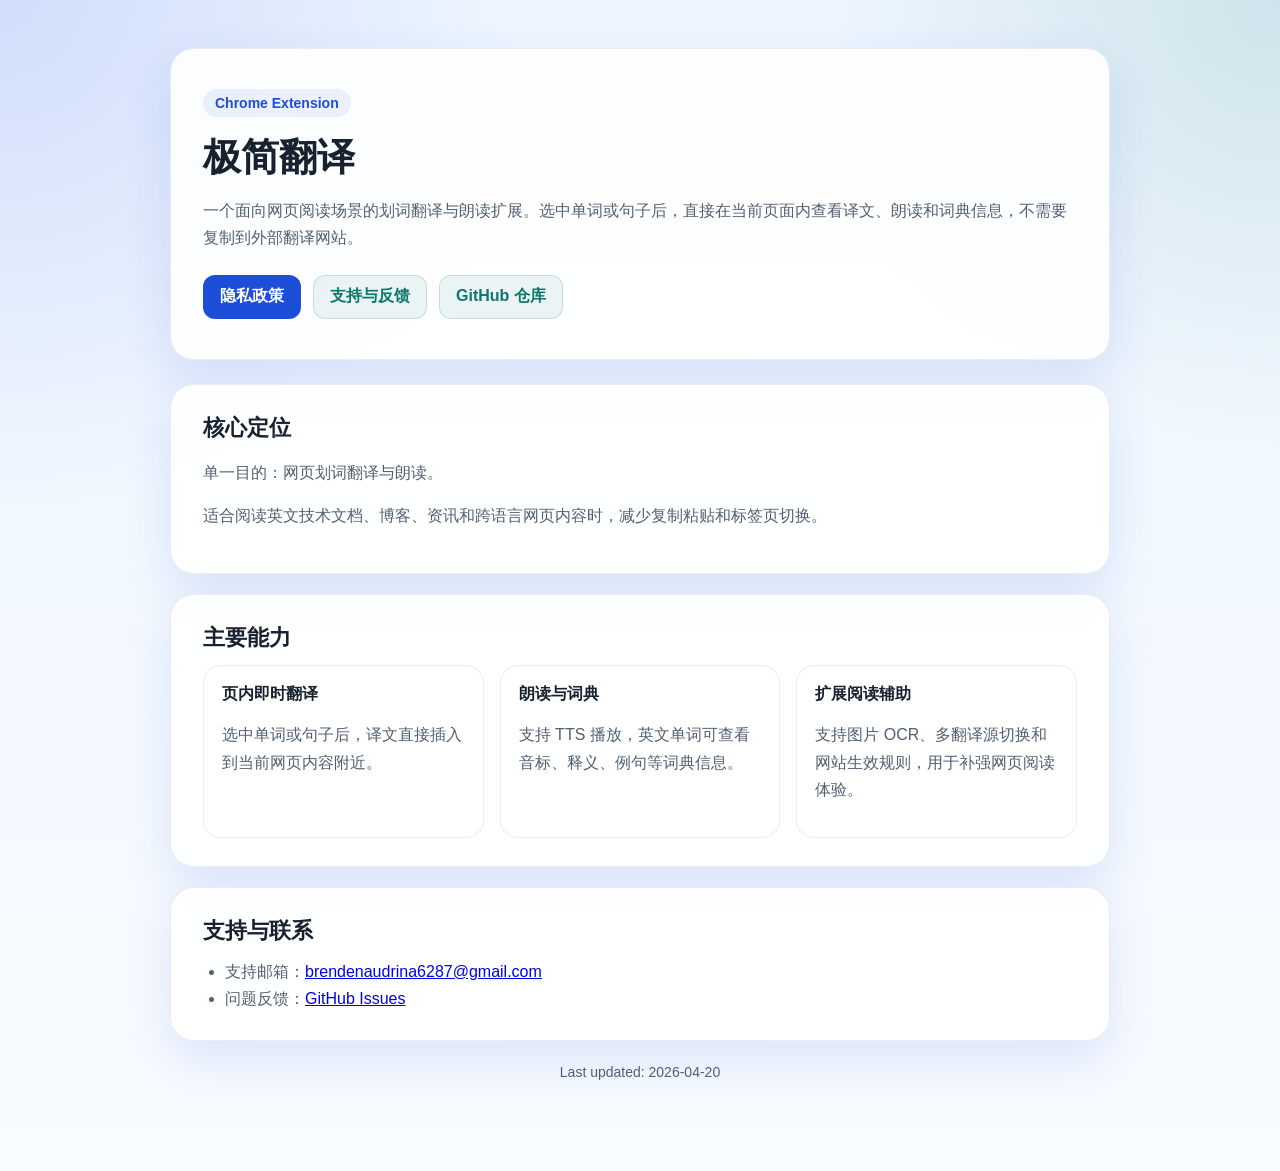
<file: docs/index.html>
<!DOCTYPE html>
<html lang="zh-CN">
<head>
  <meta charset="UTF-8">
  <meta name="viewport" content="width=device-width, initial-scale=1.0">
  <title>极简翻译</title>
  <style>
    :root {
      color-scheme: light;
      --bg: #f8fbff;
      --text: #18212f;
      --muted: #526072;
      --card: rgba(255, 255, 255, 0.9);
      --border: rgba(24, 33, 47, 0.08);
      --primary: #1d4ed8;
      --secondary: #0f766e;
      --shadow: 0 20px 48px rgba(29, 78, 216, 0.12);
    }

    * {
      box-sizing: border-box;
    }

    body {
      margin: 0;
      font-family: "Segoe UI", "PingFang SC", "Microsoft YaHei", sans-serif;
      color: var(--text);
      background:
        radial-gradient(circle at top left, rgba(29, 78, 216, 0.14), transparent 30%),
        radial-gradient(circle at top right, rgba(15, 118, 110, 0.14), transparent 26%),
        linear-gradient(180deg, #edf5ff 0%, var(--bg) 100%);
    }

    main {
      max-width: 980px;
      margin: 0 auto;
      padding: 48px 20px 72px;
    }

    .hero,
    .section {
      background: var(--card);
      border: 1px solid var(--border);
      border-radius: 24px;
      box-shadow: var(--shadow);
      backdrop-filter: blur(10px);
    }

    .hero {
      padding: 40px 32px;
      margin-bottom: 24px;
    }

    .section {
      padding: 28px 32px;
      margin-bottom: 20px;
    }

    .eyebrow {
      display: inline-block;
      padding: 6px 12px;
      border-radius: 999px;
      background: rgba(29, 78, 216, 0.08);
      color: var(--primary);
      font-size: 14px;
      font-weight: 600;
    }

    h1, h2 {
      margin: 0 0 12px;
    }

    h1 {
      font-size: 38px;
      line-height: 1.2;
      margin-top: 18px;
    }

    h2 {
      font-size: 22px;
    }

    p, li {
      color: var(--muted);
      line-height: 1.7;
    }

    ul {
      margin: 0;
      padding-left: 22px;
    }

    .actions {
      display: flex;
      flex-wrap: wrap;
      gap: 12px;
      margin-top: 24px;
    }

    .button {
      display: inline-flex;
      align-items: center;
      justify-content: center;
      min-height: 44px;
      padding: 0 16px;
      border-radius: 12px;
      text-decoration: none;
      font-weight: 600;
      border: 1px solid transparent;
    }

    .button.primary {
      background: var(--primary);
      color: #ffffff;
    }

    .button.secondary {
      background: rgba(15, 118, 110, 0.08);
      border-color: rgba(15, 118, 110, 0.18);
      color: var(--secondary);
    }

    .grid {
      display: grid;
      grid-template-columns: repeat(auto-fit, minmax(240px, 1fr));
      gap: 16px;
    }

    .tile {
      padding: 18px;
      border: 1px solid var(--border);
      border-radius: 18px;
      background: rgba(255, 255, 255, 0.75);
    }

    .tile strong {
      display: block;
      margin-bottom: 8px;
      color: var(--text);
    }

    .footer {
      font-size: 14px;
      color: var(--muted);
      text-align: center;
      margin-top: 16px;
    }

    @media (max-width: 640px) {
      .hero,
      .section {
        padding: 24px 20px;
      }

      h1 {
        font-size: 30px;
      }
    }
  </style>
</head>
<body>
  <main>
    <section class="hero">
      <span class="eyebrow">Chrome Extension</span>
      <h1>极简翻译</h1>
      <p>一个面向网页阅读场景的划词翻译与朗读扩展。选中单词或句子后，直接在当前页面内查看译文、朗读和词典信息，不需要复制到外部翻译网站。</p>
      <div class="actions">
        <a class="button primary" href="privacy-policy.html">隐私政策</a>
        <a class="button secondary" href="support.html">支持与反馈</a>
        <a class="button secondary" href="https://github.com/snowlyg/translate_chrome_plugin">GitHub 仓库</a>
      </div>
    </section>

    <section class="section">
      <h2>核心定位</h2>
      <p>单一目的：网页划词翻译与朗读。</p>
      <p>适合阅读英文技术文档、博客、资讯和跨语言网页内容时，减少复制粘贴和标签页切换。</p>
    </section>

    <section class="section">
      <h2>主要能力</h2>
      <div class="grid">
        <div class="tile">
          <strong>页内即时翻译</strong>
          <p>选中单词或句子后，译文直接插入到当前网页内容附近。</p>
        </div>
        <div class="tile">
          <strong>朗读与词典</strong>
          <p>支持 TTS 播放，英文单词可查看音标、释义、例句等词典信息。</p>
        </div>
        <div class="tile">
          <strong>扩展阅读辅助</strong>
          <p>支持图片 OCR、多翻译源切换和网站生效规则，用于补强网页阅读体验。</p>
        </div>
      </div>
    </section>

    <section class="section">
      <h2>支持与联系</h2>
      <ul>
        <li>支持邮箱：<a href="mailto:brendenaudrina6287@gmail.com">brendenaudrina6287@gmail.com</a></li>
        <li>问题反馈：<a href="https://github.com/snowlyg/translate_chrome_plugin/issues">GitHub Issues</a></li>
      </ul>
    </section>

    <p class="footer">Last updated: 2026-04-20</p>
  </main>
</body>
</html>
</file>
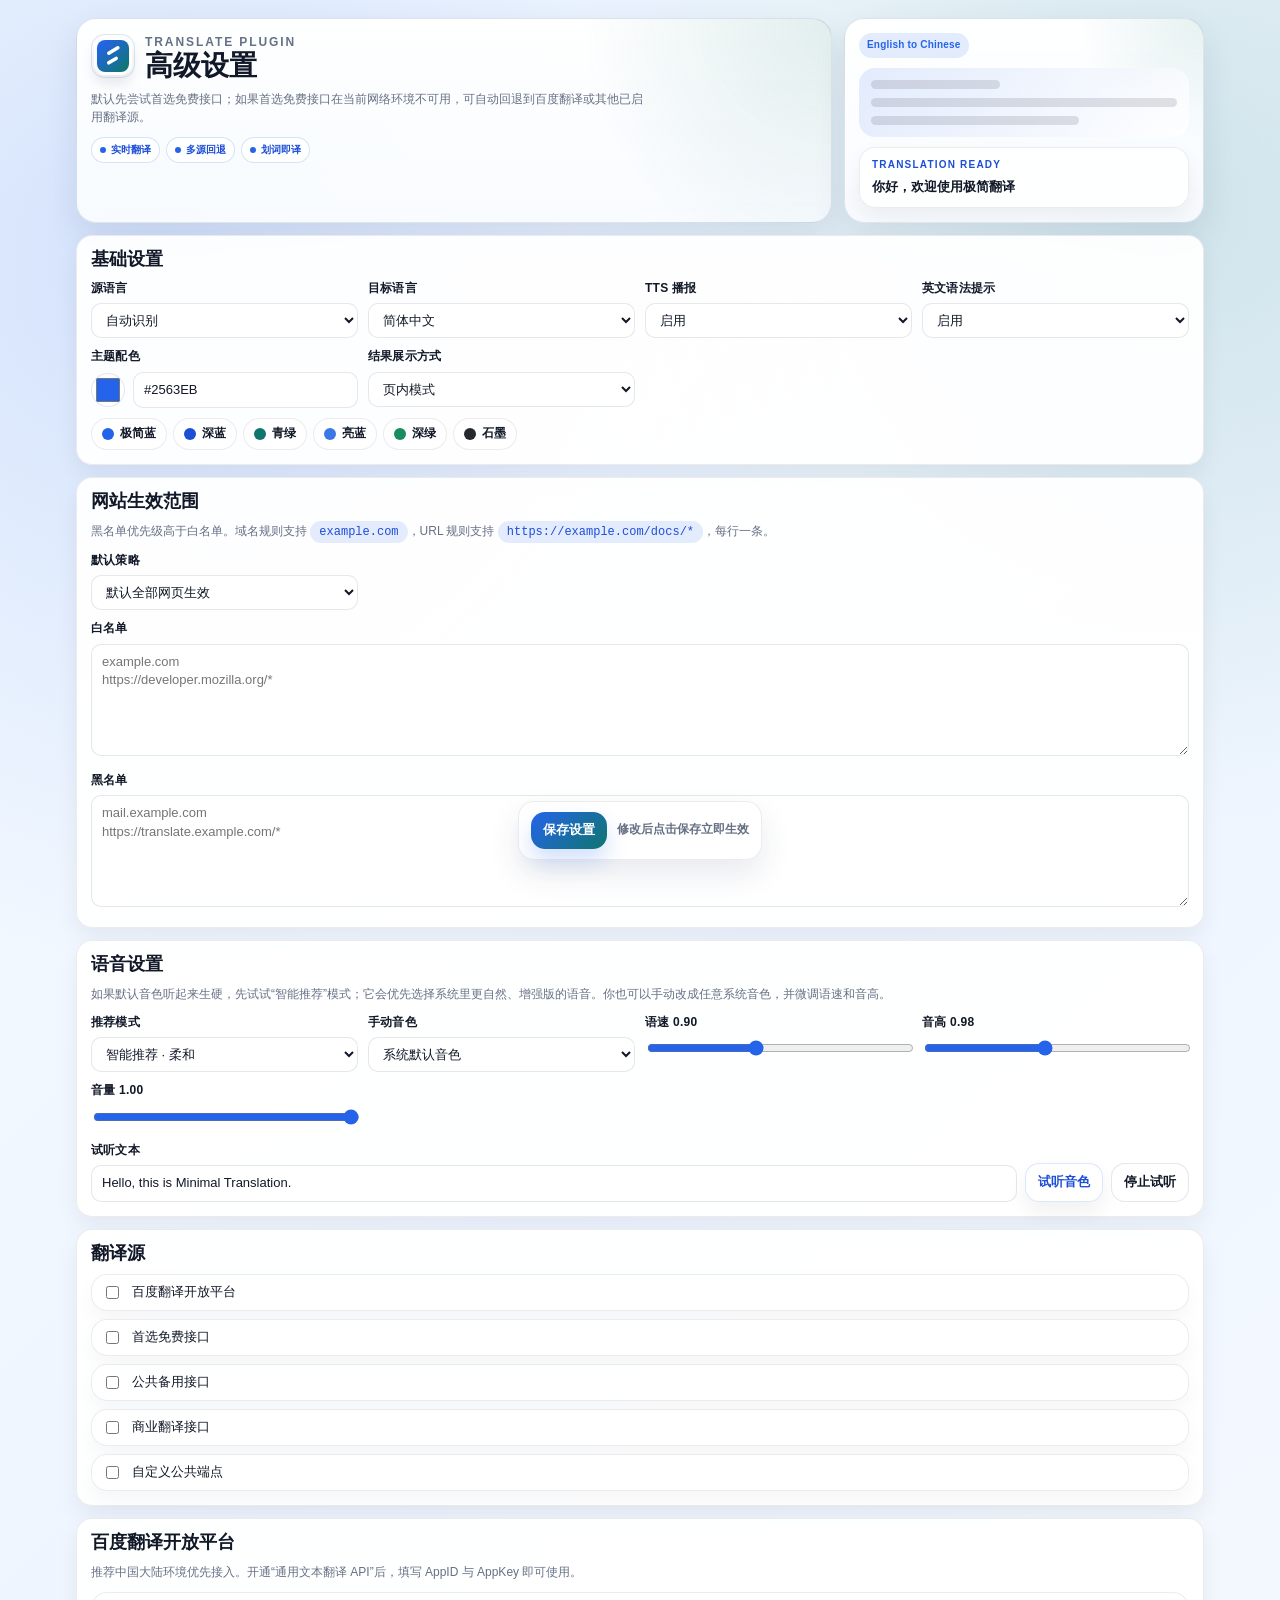
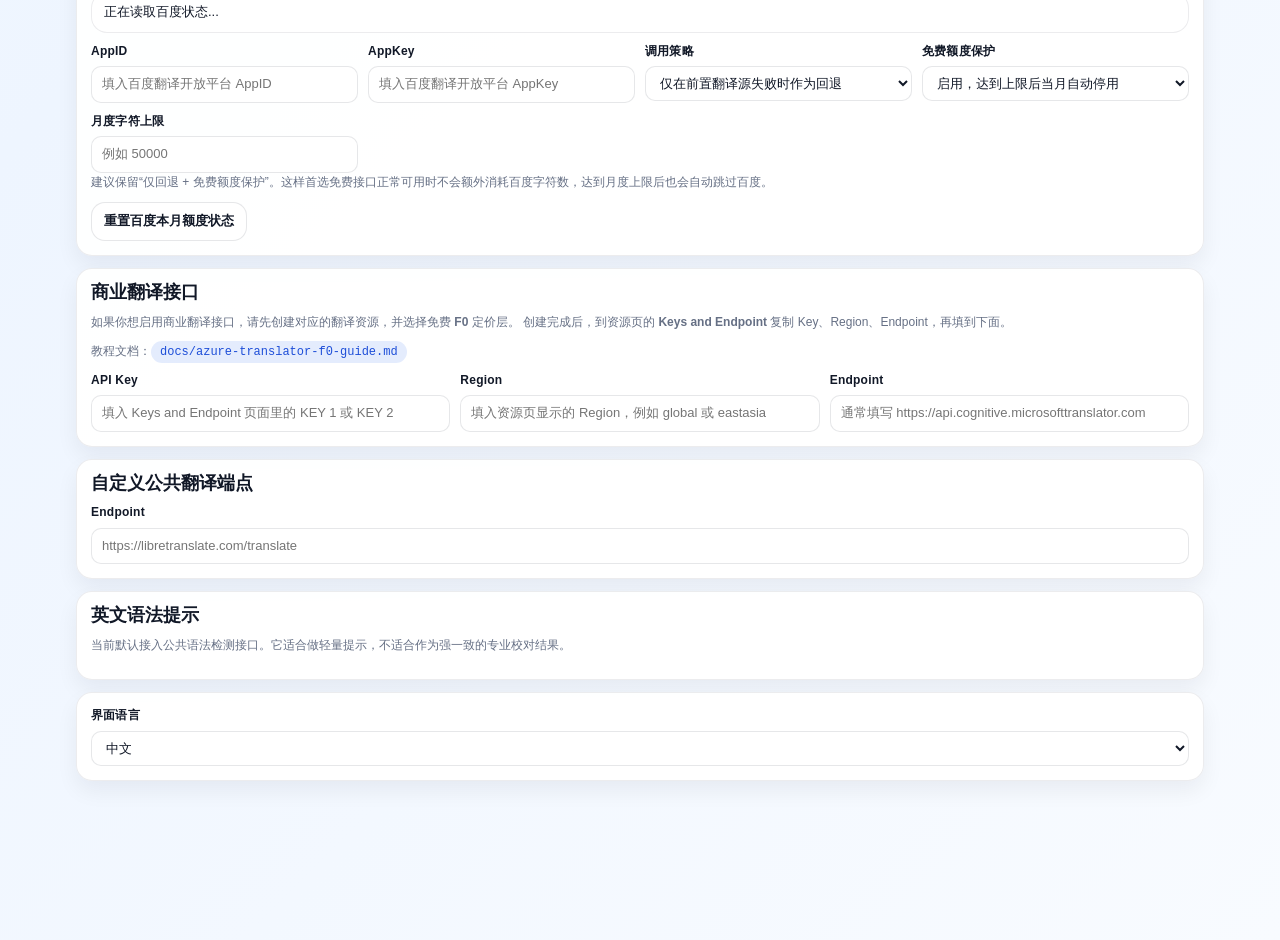
<file: options.html>
<!doctype html>
<html lang="zh-CN">
  <head>
    <meta charset="UTF-8">
    <meta name="viewport" content="width=device-width, initial-scale=1.0">
    <title>极简翻译设置</title>
    <link rel="stylesheet" href="options.css">
  </head>
  <body>
    <main class="page">
      <section class="hero">
        <div class="hero-main">
          <div class="hero-copy-block">
            <div class="hero-brand">
              <div class="hero-icon-shell">
                <img class="hero-icon" src="assets/icon.svg" alt="极简翻译图标">
              </div>
              <div class="hero-copy">
                <p id="heroEyebrow" class="eyebrow">Translate Plugin</p>
                <h1 id="pageTitle">高级设置</h1>
              </div>
            </div>
            <p id="heroDescription">默认先尝试首选免费接口；如果首选免费接口在当前网络环境不可用，可自动回退到百度翻译或其他已启用翻译源。</p>
            <div class="hero-tags">
              <span id="heroTagRealtime" class="hero-tag">实时翻译</span>
              <span id="heroTagFallback" class="hero-tag">多源回退</span>
              <span id="heroTagInline" class="hero-tag">划词即译</span>
            </div>
          </div>
          <div class="hero-preview-card" aria-hidden="true">
            <div class="hero-preview-top">
              <span id="heroPreviewDirection" class="hero-preview-direction">English to Chinese</span>
            </div>
            <div class="hero-preview-body">
              <div class="hero-preview-line short"></div>
              <div class="hero-preview-line"></div>
              <div class="hero-preview-line medium"></div>
            </div>
            <div class="hero-preview-translation">
              <span id="heroPreviewKicker" class="hero-preview-kicker">Translation ready</span>
              <strong id="heroPreviewText">你好，欢迎使用极简翻译</strong>
            </div>
          </div>
        </div>
      </section>

      <section class="card">
        <h2 id="sectionBasicTitle">基础设置</h2>
        <div class="grid">
          <label class="field">
            <span id="labelSourceLanguage">源语言</span>
            <select id="sourceLanguage">
              <option value="auto">自动识别</option>
              <option value="en">English</option>
              <option value="zh-CN">简体中文</option>
              <option value="ja">日本语</option>
              <option value="ko">한국어</option>
            </select>
          </label>

          <label class="field">
            <span id="labelTargetLanguage">目标语言</span>
            <select id="targetLanguage">
              <option value="zh-CN">简体中文</option>
              <option value="en">English</option>
              <option value="ja">日本语</option>
              <option value="ko">한국어</option>
              <option value="fr">Français</option>
            </select>
          </label>

          <label class="field">
            <span id="labelTtsEnabled">TTS 播报</span>
            <select id="ttsEnabled">
              <option value="true">启用</option>
              <option value="false">禁用</option>
            </select>
          </label>

          <label class="field">
            <span id="labelGrammarHints">英文语法提示</span>
            <select id="grammarHintsEnabled">
              <option value="true">启用</option>
              <option value="false">禁用</option>
            </select>
          </label>

          <label class="field">
            <span id="labelThemeColor">主题配色</span>
            <div class="color-field">
              <input id="themeColor" type="color" value="#2563eb">
              <input id="themeColorText" type="text" value="#2563EB" placeholder="#2563EB" spellcheck="false" autocomplete="off">
            </div>
          </label>

          <label class="field">
            <span id="labelResultDisplayMode">结果展示方式</span>
            <select id="resultDisplayMode">
              <option value="inline">页内模式</option>
              <option value="split">分隔模式</option>
            </select>
          </label>
        </div>
        <div class="preset-strip" aria-label="推荐配色方案">
          <button class="preset-chip" type="button" data-theme-color="#2563EB">
            <span class="preset-dot" style="--preset-color:#2563EB;"></span>
            极简蓝
          </button>
          <button class="preset-chip" type="button" data-theme-color="#1D4ED8">
            <span class="preset-dot" style="--preset-color:#1D4ED8;"></span>
            深蓝
          </button>
          <button class="preset-chip" type="button" data-theme-color="#0F766E">
            <span class="preset-dot" style="--preset-color:#0F766E;"></span>
            青绿
          </button>
          <button class="preset-chip" type="button" data-theme-color="#3B78E7">
            <span class="preset-dot" style="--preset-color:#3B78E7;"></span>
            亮蓝
          </button>
          <button class="preset-chip" type="button" data-theme-color="#178D61">
            <span class="preset-dot" style="--preset-color:#178D61;"></span>
            深绿
          </button>
          <button class="preset-chip" type="button" data-theme-color="#24292F">
            <span class="preset-dot" style="--preset-color:#24292F;"></span>
            石墨
          </button>
        </div>
        <div class="theme-preview" aria-hidden="true">
          <div class="theme-swatch" data-theme-swatch="accent"></div>
          <div class="theme-swatch" data-theme-swatch="soft"></div>
          <div class="theme-swatch" data-theme-swatch="surface"></div>
        </div>
      </section>

      <section class="card">
        <h2 id="sectionSiteRulesTitle">网站生效范围</h2>
        <p id="siteRulesHint" class="hint">
          黑名单优先级高于白名单。域名规则支持 <code>example.com</code>，URL 规则支持 <code>https://example.com/docs/*</code>，每行一条。
        </p>
        <div class="grid">
          <label class="field">
            <span id="labelSiteAccessMode">默认策略</span>
            <select id="siteAccessMode">
              <option value="all">默认全部网页生效</option>
              <option value="whitelist">仅白名单网页生效</option>
            </select>
          </label>
          <label class="field field-full">
            <span id="labelSiteWhitelist">白名单</span>
            <textarea id="siteWhitelist" rows="5" placeholder="example.com&#10;https://developer.mozilla.org/*"></textarea>
          </label>
          <label class="field field-full">
            <span id="labelSiteBlacklist">黑名单</span>
            <textarea id="siteBlacklist" rows="5" placeholder="mail.example.com&#10;https://translate.example.com/*"></textarea>
          </label>
        </div>
      </section>

      <section class="card">
        <h2 id="sectionVoiceTitle">语音设置</h2>
        <p id="voiceHint" class="hint">如果默认音色听起来生硬，先试试“智能推荐”模式；它会优先选择系统里更自然、增强版的语音。你也可以手动改成任意系统音色，并微调语速和音高。</p>
        <div class="grid">
          <label class="field">
            <span id="labelTtsVoiceMode">推荐模式</span>
            <select id="ttsVoiceMode">
              <option value="smart_soft">智能推荐 · 柔和</option>
              <option value="smart_natural">智能推荐 · 自然</option>
              <option value="smart_clear">智能推荐 · 清晰</option>
              <option value="smart_deep">智能推荐 · 沉稳</option>
              <option value="manual">手动指定音色</option>
            </select>
          </label>

          <label class="field">
            <span id="labelTtsVoiceName">手动音色</span>
            <select id="ttsVoiceName">
              <option value="">系统默认音色</option>
            </select>
          </label>

          <label class="field">
            <span><span id="labelTtsRate">语速</span> <strong id="ttsRateValue">0.90</strong></span>
            <input id="ttsRate" type="range" min="0.7" max="1.2" step="0.01" value="0.90">
          </label>

          <label class="field">
            <span><span id="labelTtsPitch">音高</span> <strong id="ttsPitchValue">0.98</strong></span>
            <input id="ttsPitch" type="range" min="0.8" max="1.2" step="0.01" value="0.98">
          </label>

          <label class="field">
            <span><span id="labelTtsVolume">音量</span> <strong id="ttsVolumeValue">1.00</strong></span>
            <input id="ttsVolume" type="range" min="0.4" max="1.0" step="0.01" value="1.00">
          </label>
        </div>

        <div class="preview">
          <label class="field preview-field">
            <span id="labelTtsPreviewText">试听文本</span>
            <input id="ttsPreviewText" type="text" value="Hello, this is Minimal Translation.">
          </label>
          <button id="previewVoice" class="secondary" type="button">试听音色</button>
          <button id="stopPreview" class="ghost" type="button">停止试听</button>
        </div>
      </section>

      <section class="card">
        <h2 id="sectionProvidersTitle">翻译源</h2>
        <div class="provider-list">
          <label class="provider"><input id="provider_baidu" type="checkbox"> <span id="providerBaiduLabel">百度翻译开放平台</span></label>
          <label class="provider"><input id="provider_primary" type="checkbox"> <span id="providerPrimaryLabel">首选免费接口</span></label>
          <label class="provider"><input id="provider_mymemory" type="checkbox"> <span id="providerMymemoryLabel">公共备用接口</span></label>
          <label class="provider"><input id="provider_bing" type="checkbox"> <span id="providerBingLabel">商业翻译接口</span></label>
          <label class="provider"><input id="provider_libre" type="checkbox"> <span id="providerLibreLabel">自定义公共端点</span></label>
        </div>
      </section>

      <section class="card">
        <h2 id="sectionBaiduTitle">百度翻译开放平台</h2>
        <p id="baiduHintPrimary" class="hint">
          推荐中国大陆环境优先接入。开通“通用文本翻译 API”后，填写 AppID 与 AppKey 即可使用。
        </p>
        <div id="baiduStatus" class="provider-status" aria-live="polite">正在读取百度状态...</div>
        <div class="grid">
          <label class="field">
            <span>AppID</span>
            <input id="baiduAppId" type="text" placeholder="填入百度翻译开放平台 AppID">
          </label>
          <label class="field">
            <span>AppKey</span>
            <input id="baiduAppKey" type="password" placeholder="填入百度翻译开放平台 AppKey">
          </label>
          <label class="field">
            <span id="labelBaiduFallbackOnly">调用策略</span>
            <select id="baiduFallbackOnly">
              <option value="true">仅在前置翻译源失败时作为回退</option>
              <option value="false">与其他翻译源一起参与请求</option>
            </select>
          </label>
          <label class="field">
            <span id="labelBaiduFreeLimitEnabled">免费额度保护</span>
            <select id="baiduFreeLimitEnabled">
              <option value="true">启用，达到上限后当月自动停用</option>
              <option value="false">禁用，由百度平台自行计费</option>
            </select>
          </label>
          <label class="field">
            <span id="labelBaiduMonthlyCharacterLimit">月度字符上限</span>
            <input id="baiduMonthlyCharacterLimit" type="number" min="1" step="1" placeholder="例如 50000">
          </label>
        </div>
        <p id="baiduHintSecondary" class="hint">
          建议保留“仅回退 + 免费额度保护”。这样首选免费接口正常可用时不会额外消耗百度字符数，达到月度上限后也会自动跳过百度。
        </p>
        <div class="inline-actions">
          <button id="resetBaiduUsage" class="ghost" type="button">重置百度本月额度状态</button>
        </div>
      </section>

      <section class="card">
        <h2 id="sectionMicrosoftTitle">商业翻译接口</h2>
        <p id="microsoftHintPrimary" class="hint">
          如果你想启用商业翻译接口，请先创建对应的翻译资源，并选择免费 <strong>F0</strong> 定价层。
          创建完成后，到资源页的 <strong>Keys and Endpoint</strong> 复制 Key、Region、Endpoint，再填到下面。
        </p>
        <p id="microsoftHintSecondary" class="hint">
          教程文档：<code>docs/azure-translator-f0-guide.md</code>
        </p>
        <div class="grid">
          <label class="field">
            <span>API Key</span>
            <input id="microsoftApiKey" type="password" placeholder="填入 Keys and Endpoint 页面里的 KEY 1 或 KEY 2">
          </label>
          <label class="field">
            <span>Region</span>
            <input id="microsoftRegion" type="text" placeholder="填入资源页显示的 Region，例如 global 或 eastasia">
          </label>
          <label class="field">
            <span>Endpoint</span>
            <input id="microsoftEndpoint" type="url" placeholder="通常填写 https://api.cognitive.microsofttranslator.com">
          </label>
        </div>
      </section>

      <section class="card">
        <h2 id="sectionLibreTitle">自定义公共翻译端点</h2>
        <label class="field">
          <span>Endpoint</span>
          <input id="libreEndpoint" type="url" placeholder="https://libretranslate.com/translate">
        </label>
      </section>

      <section class="card">
        <h2 id="sectionGrammarTitle">英文语法提示</h2>
        <p id="grammarHintDescription" class="hint">
          当前默认接入公共语法检测接口。它适合做轻量提示，不适合作为强一致的专业校对结果。
        </p>
      </section>

      <section class="card card-compact">
        <div class="grid">
          <label class="field">
            <span id="labelUiLanguage">界面语言</span>
            <select id="uiLanguage">
              <option value="zh-CN">中文</option>
              <option value="en">English</option>
            </select>
          </label>
        </div>
      </section>

      <div class="actions">
        <div class="actions-inner">
          <button id="saveButton" class="primary">保存设置</button>
          <span id="statusCopy" class="status-copy">修改后点击保存立即生效</span>
        </div>
        <span id="status" class="status"></span>
      </div>
    </main>
    <script type="module" src="options.js"></script>
  </body>
</html>
</file>
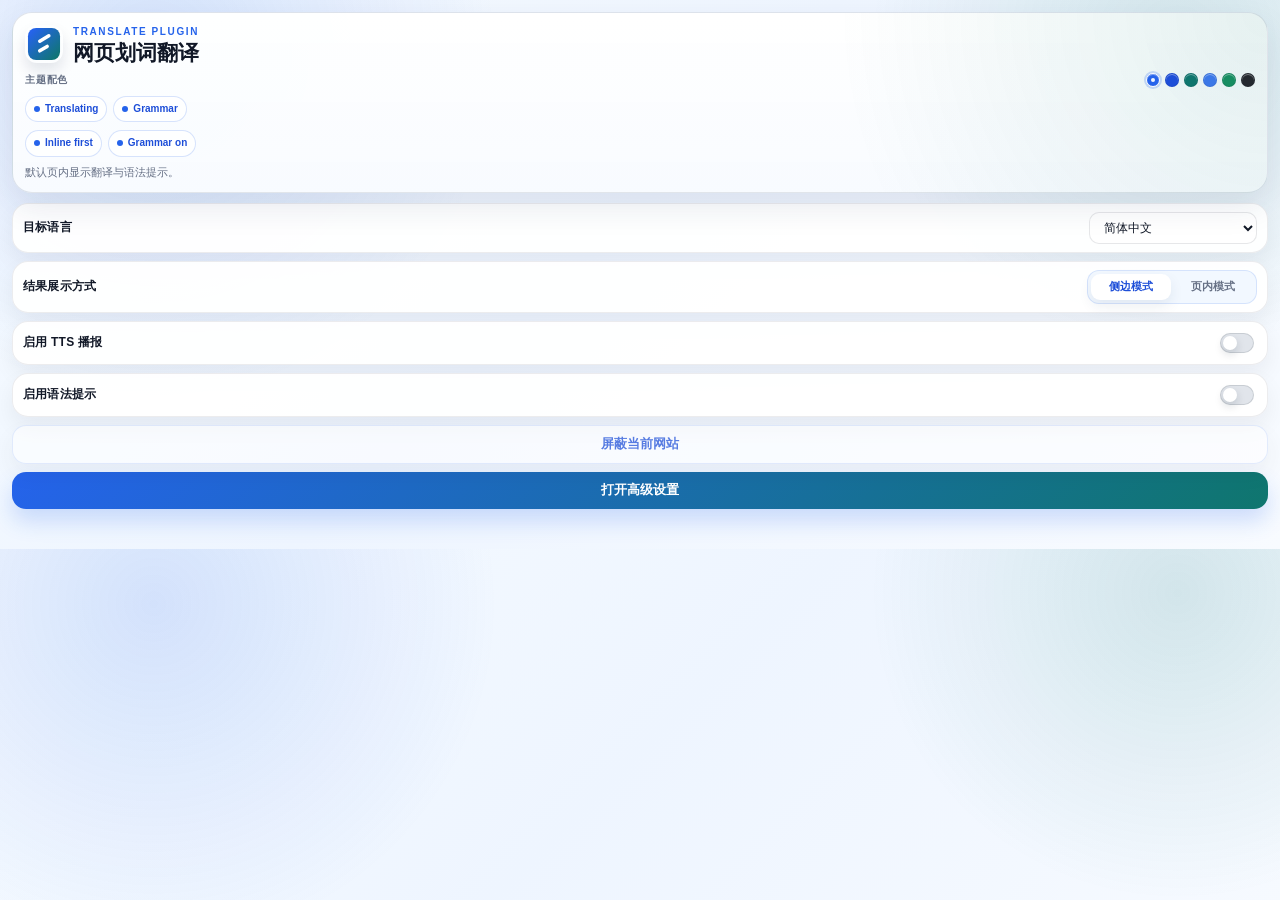
<file: popup.html>
<!doctype html>
<html lang="zh-CN">
  <head>
    <meta charset="UTF-8">
    <meta name="viewport" content="width=device-width, initial-scale=1.0">
    <title>极简翻译</title>
    <link rel="stylesheet" href="popup.css">
  </head>
  <body>
    <main class="shell">
      <section class="hero">
        <div class="hero-card">
          <div class="brand">
            <img class="brand-icon" src="assets/icon.svg" alt="极简翻译图标">
            <div class="brand-copy">
              <p id="heroEyebrow" class="eyebrow">Translate Plugin</p>
              <h1 id="heroTitle">网页划词翻译</h1>
            </div>
          </div>
          <div class="theme-row" aria-labelledby="labelThemeColor">
            <span id="labelThemeColor" class="theme-label">主题配色</span>
            <div class="theme-switcher" role="group" aria-label="主题配色">
              <button class="theme-swatch is-active" type="button" data-theme-color="#2563EB" style="--swatch-color:#2563EB;" aria-label="极简蓝" aria-pressed="true"></button>
              <button class="theme-swatch" type="button" data-theme-color="#1D4ED8" style="--swatch-color:#1D4ED8;" aria-label="深蓝" aria-pressed="false"></button>
              <button class="theme-swatch" type="button" data-theme-color="#0F766E" style="--swatch-color:#0F766E;" aria-label="青绿" aria-pressed="false"></button>
              <button class="theme-swatch" type="button" data-theme-color="#3B78E7" style="--swatch-color:#3B78E7;" aria-label="亮蓝" aria-pressed="false"></button>
              <button class="theme-swatch" type="button" data-theme-color="#178D61" style="--swatch-color:#178D61;" aria-label="深绿" aria-pressed="false"></button>
              <button class="theme-swatch" type="button" data-theme-color="#24292F" style="--swatch-color:#24292F;" aria-label="石墨" aria-pressed="false"></button>
            </div>
          </div>
          <div class="hero-status-row" aria-hidden="true">
            <span id="heroTabPrimary" class="hero-status-item">Translating</span>
            <span id="heroTabSecondary" class="hero-status-item">Grammar</span>
          </div>
          <div class="hero-meta-row" aria-hidden="true">
            <span id="heroChipMode" class="hero-meta-item">Inline first</span>
            <span id="heroChipGrammar" class="hero-meta-item">Grammar on</span>
          </div>
          <p id="heroSummary" class="summary">默认页内显示翻译与语法提示。</p>
        </div>
      </section>

      <label class="field">
        <span id="labelTargetLanguage">目标语言</span>
        <select id="targetLanguage">
          <option value="zh-CN">简体中文</option>
          <option value="en">English</option>
          <option value="ja">日本语</option>
          <option value="ko">한국어</option>
          <option value="fr">Français</option>
        </select>
      </label>

      <section class="mode-field" aria-labelledby="labelResultDisplayMode">
        <span id="labelResultDisplayMode">结果展示方式</span>
        <div class="mode-toggle" role="group" aria-label="结果展示方式">
          <button id="modeSplit" class="mode-option is-active" type="button" data-mode="split" aria-pressed="true">侧边模式</button>
          <button id="modeInline" class="mode-option" type="button" data-mode="inline" aria-pressed="false">页内模式</button>
        </div>
      </section>

      <label class="switch">
        <span id="labelTtsEnabled">启用 TTS 播报</span>
        <input id="ttsEnabled" type="checkbox">
      </label>

      <label class="switch">
        <span id="labelGrammarHints">启用语法提示</span>
        <input id="grammarHintsEnabled" type="checkbox">
      </label>

      <button id="blockCurrentSite" class="secondary" type="button" disabled>屏蔽当前网站</button>
      <button id="openOptions" class="primary">打开高级设置</button>
      <p id="status" class="status"></p>
    </main>
    <script type="module" src="popup.js"></script>
  </body>
</html>
</file>
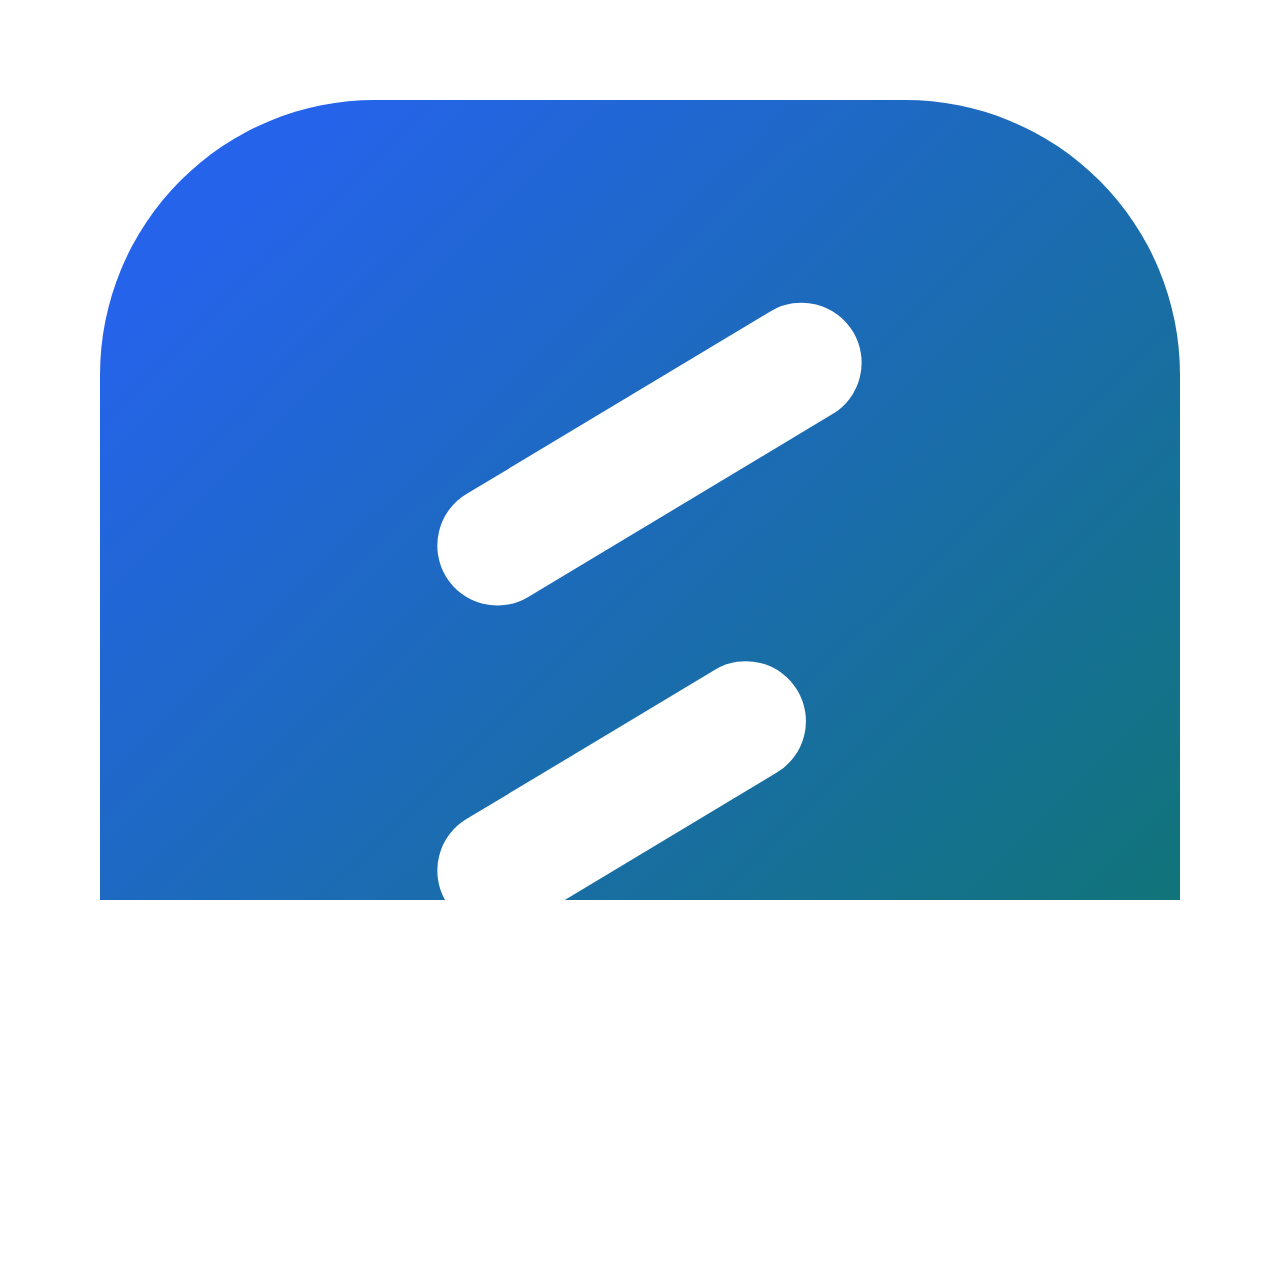
<file: assets/icon-export.html>
<!doctype html>
<html lang="en">
  <head>
    <meta charset="UTF-8">
    <meta name="viewport" content="width=device-width, initial-scale=1.0">
    <title>Selective Translate Icon Export</title>
    <style>
      html, body {
        margin: 0;
        width: 100%;
        height: 100%;
        overflow: hidden;
        background: transparent;
      }

      body {
        display: grid;
        place-items: center;
      }

      img {
        display: block;
        width: 100%;
        height: 100%;
        object-fit: contain;
      }
    </style>
  </head>
  <body>
    <img src="./icon.svg" alt="极简翻译 icon">
  </body>
</html>
</file>
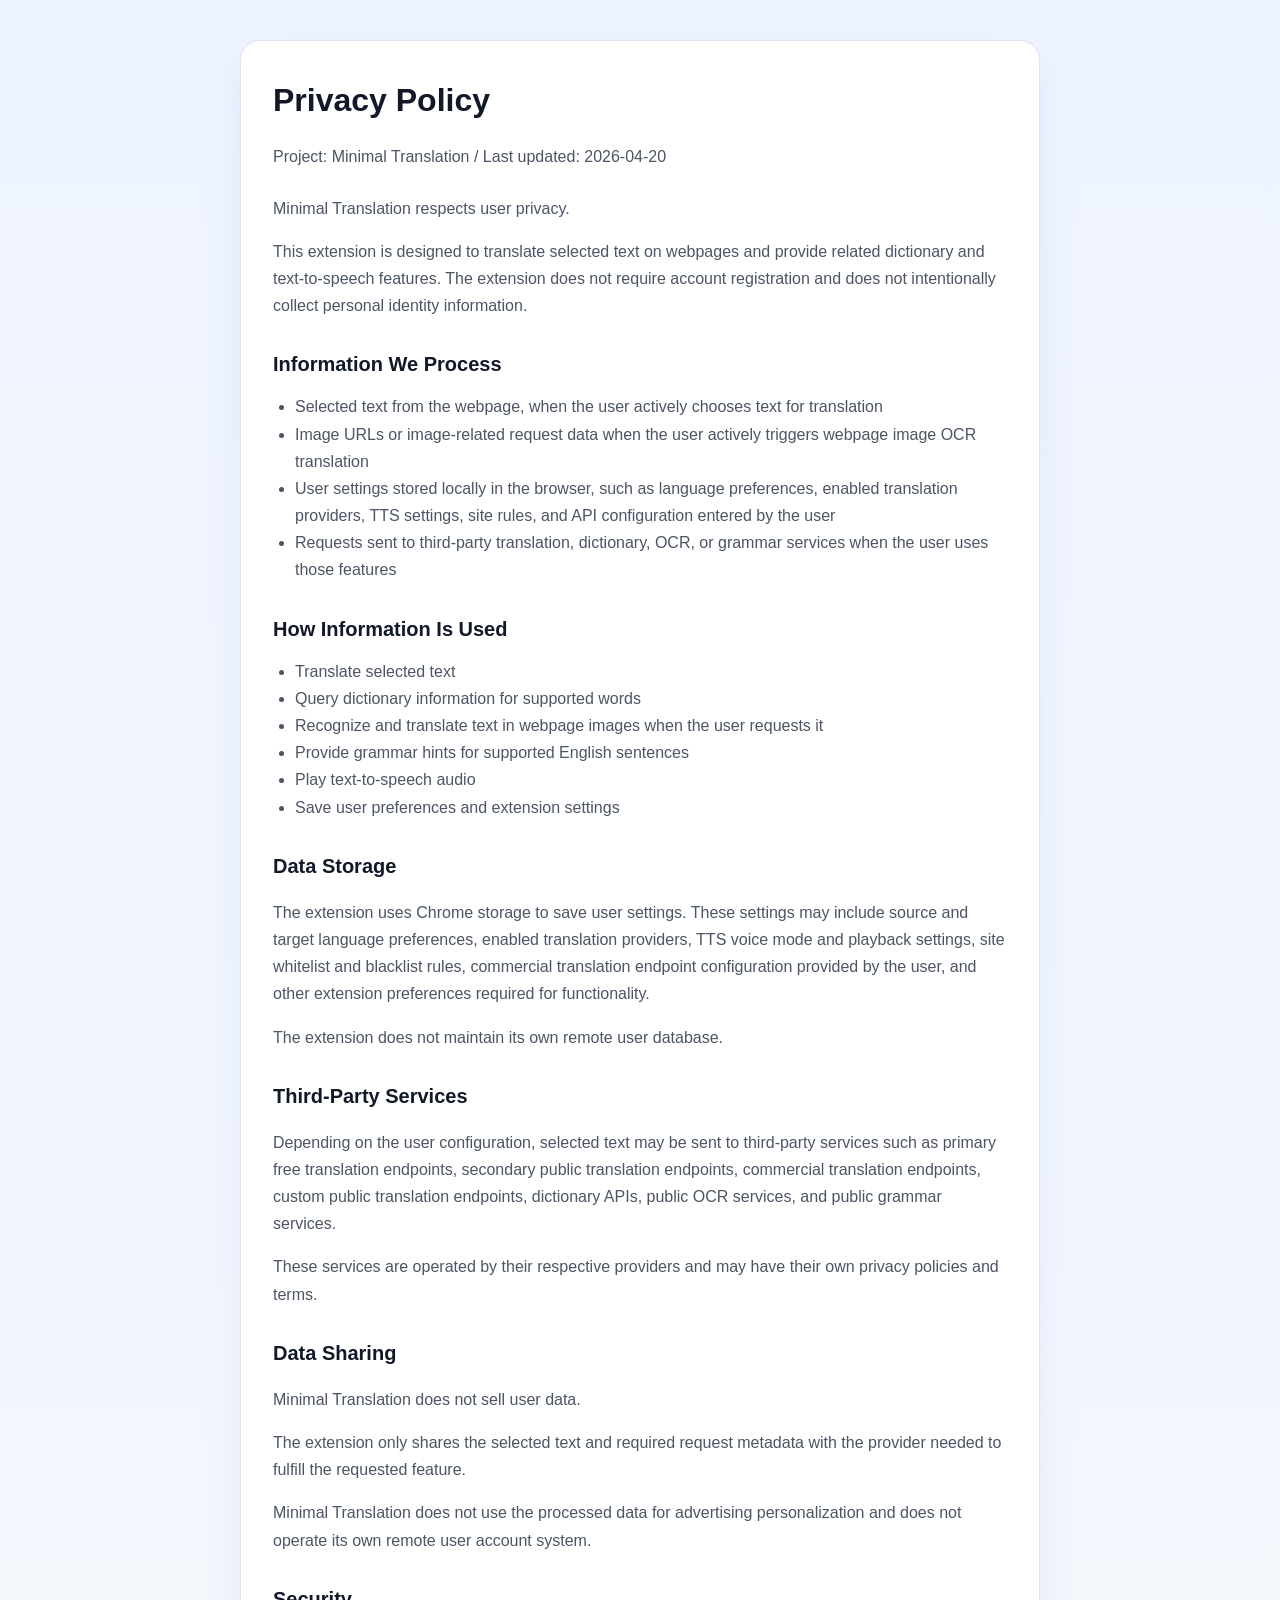
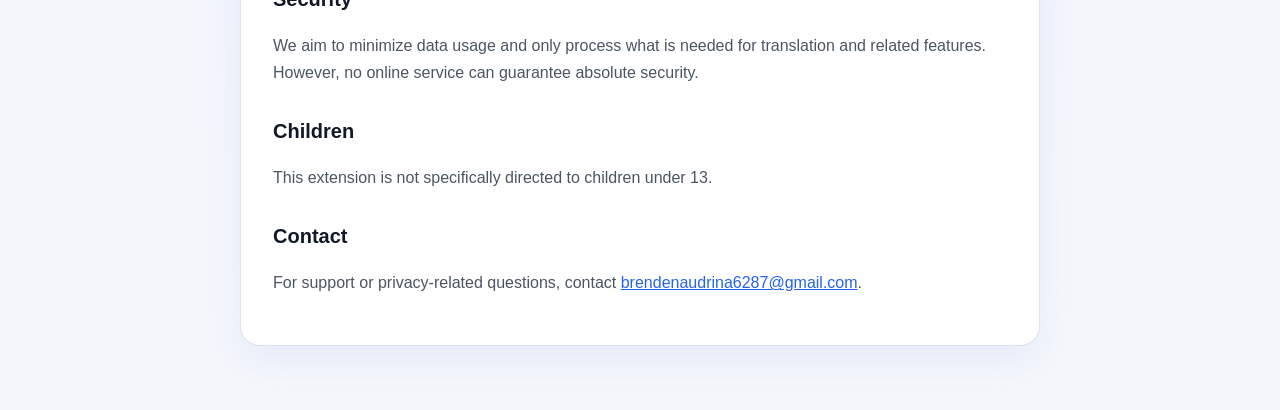
<file: docs/privacy-policy.html>
<!DOCTYPE html>
<html lang="en">
<head>
  <meta charset="UTF-8">
  <meta name="viewport" content="width=device-width, initial-scale=1.0">
  <title>Minimal Translation Privacy Policy</title>
  <style>
    :root {
      color-scheme: light;
      --bg: #f5f7fb;
      --card: #ffffff;
      --text: #1f2937;
      --muted: #4b5563;
      --border: #dbe3f0;
      --accent: #2563eb;
    }

    * {
      box-sizing: border-box;
    }

    body {
      margin: 0;
      font-family: "Segoe UI", "PingFang SC", "Microsoft YaHei", sans-serif;
      background: linear-gradient(180deg, #eef4ff 0%, var(--bg) 100%);
      color: var(--text);
      line-height: 1.7;
    }

    main {
      max-width: 840px;
      margin: 0 auto;
      padding: 40px 20px 64px;
    }

    .card {
      background: var(--card);
      border: 1px solid var(--border);
      border-radius: 20px;
      padding: 32px;
      box-shadow: 0 16px 40px rgba(37, 99, 235, 0.08);
    }

    h1, h2 {
      margin-top: 0;
      color: #111827;
    }

    h1 {
      font-size: 32px;
      margin-bottom: 8px;
    }

    h2 {
      font-size: 20px;
      margin-top: 28px;
      margin-bottom: 12px;
    }

    p, li {
      color: var(--muted);
    }

    ul {
      padding-left: 22px;
      margin: 12px 0;
    }

    .meta {
      color: var(--muted);
      margin-bottom: 24px;
    }

    a {
      color: var(--accent);
    }
  </style>
</head>
<body>
  <main>
    <section class="card">
      <h1>Privacy Policy</h1>
      <p class="meta">Project: Minimal Translation / Last updated: 2026-04-20</p>

      <p>Minimal Translation respects user privacy.</p>
      <p>This extension is designed to translate selected text on webpages and provide related dictionary and text-to-speech features. The extension does not require account registration and does not intentionally collect personal identity information.</p>

      <h2>Information We Process</h2>
      <ul>
        <li>Selected text from the webpage, when the user actively chooses text for translation</li>
        <li>Image URLs or image-related request data when the user actively triggers webpage image OCR translation</li>
        <li>User settings stored locally in the browser, such as language preferences, enabled translation providers, TTS settings, site rules, and API configuration entered by the user</li>
        <li>Requests sent to third-party translation, dictionary, OCR, or grammar services when the user uses those features</li>
      </ul>

      <h2>How Information Is Used</h2>
      <ul>
        <li>Translate selected text</li>
        <li>Query dictionary information for supported words</li>
        <li>Recognize and translate text in webpage images when the user requests it</li>
        <li>Provide grammar hints for supported English sentences</li>
        <li>Play text-to-speech audio</li>
        <li>Save user preferences and extension settings</li>
      </ul>

      <h2>Data Storage</h2>
      <p>The extension uses Chrome storage to save user settings. These settings may include source and target language preferences, enabled translation providers, TTS voice mode and playback settings, site whitelist and blacklist rules, commercial translation endpoint configuration provided by the user, and other extension preferences required for functionality.</p>
      <p>The extension does not maintain its own remote user database.</p>

      <h2>Third-Party Services</h2>
      <p>Depending on the user configuration, selected text may be sent to third-party services such as primary free translation endpoints, secondary public translation endpoints, commercial translation endpoints, custom public translation endpoints, dictionary APIs, public OCR services, and public grammar services.</p>
      <p>These services are operated by their respective providers and may have their own privacy policies and terms.</p>

      <h2>Data Sharing</h2>
      <p>Minimal Translation does not sell user data.</p>
      <p>The extension only shares the selected text and required request metadata with the provider needed to fulfill the requested feature.</p>
      <p>Minimal Translation does not use the processed data for advertising personalization and does not operate its own remote user account system.</p>

      <h2>Security</h2>
      <p>We aim to minimize data usage and only process what is needed for translation and related features. However, no online service can guarantee absolute security.</p>

      <h2>Children</h2>
      <p>This extension is not specifically directed to children under 13.</p>

      <h2>Contact</h2>
      <p>For support or privacy-related questions, contact <a href="mailto:brendenaudrina6287@gmail.com">brendenaudrina6287@gmail.com</a>.</p>
    </section>
  </main>
</body>
</html>
</file>
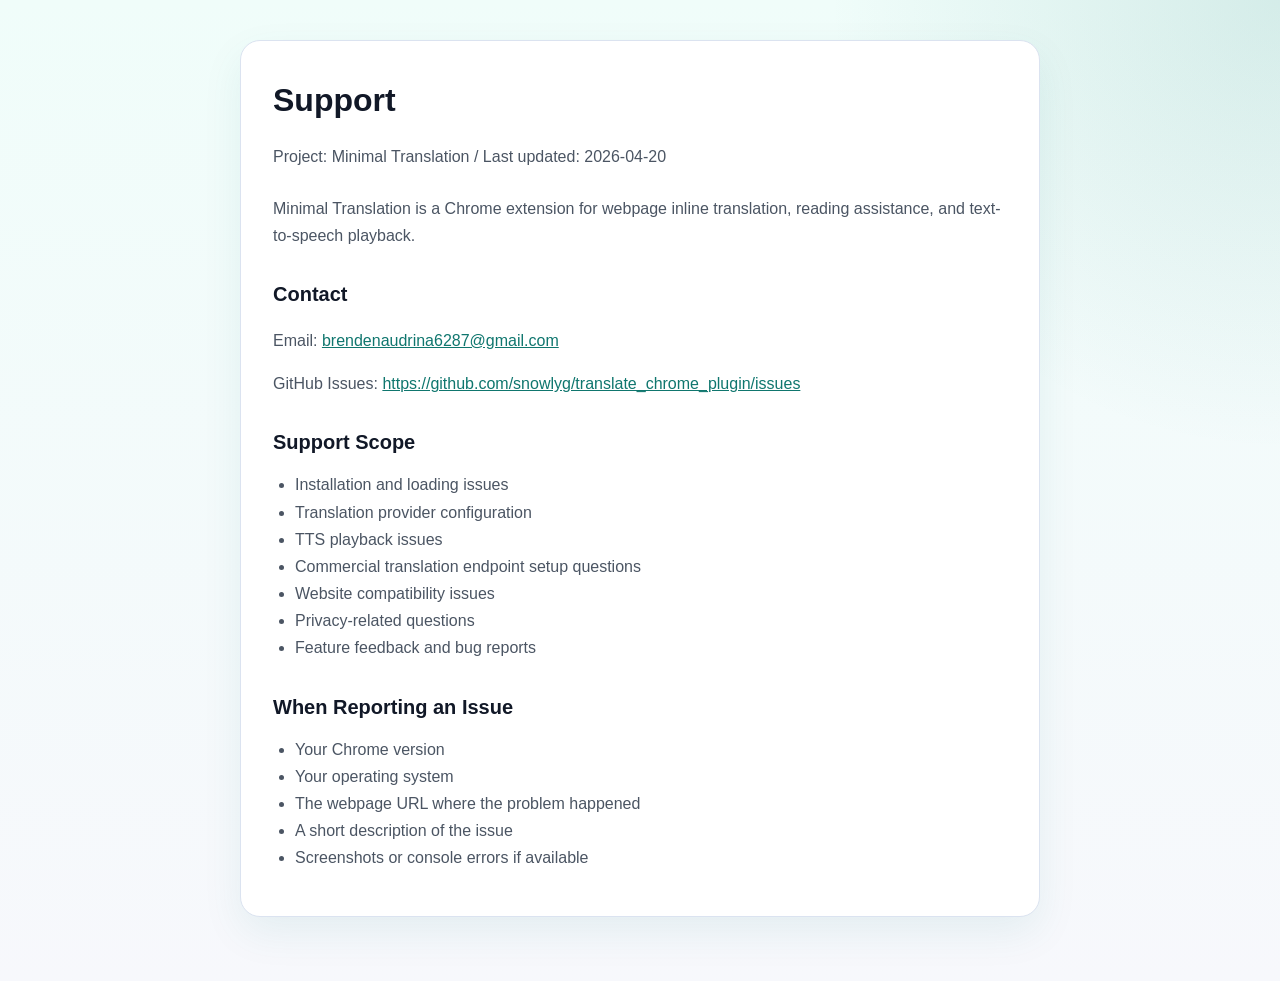
<file: docs/support.html>
<!DOCTYPE html>
<html lang="en">
<head>
  <meta charset="UTF-8">
  <meta name="viewport" content="width=device-width, initial-scale=1.0">
  <title>Minimal Translation Support</title>
  <style>
    :root {
      color-scheme: light;
      --bg: #f7f8fc;
      --card: #ffffff;
      --text: #1f2937;
      --muted: #4b5563;
      --border: #dbe3f0;
      --accent: #0f766e;
    }

    * {
      box-sizing: border-box;
    }

    body {
      margin: 0;
      font-family: "Segoe UI", "PingFang SC", "Microsoft YaHei", sans-serif;
      background:
        radial-gradient(circle at top right, rgba(15, 118, 110, 0.12), transparent 28%),
        linear-gradient(180deg, #f0fdfa 0%, var(--bg) 100%);
      color: var(--text);
      line-height: 1.7;
    }

    main {
      max-width: 840px;
      margin: 0 auto;
      padding: 40px 20px 64px;
    }

    .card {
      background: var(--card);
      border: 1px solid var(--border);
      border-radius: 20px;
      padding: 32px;
      box-shadow: 0 16px 40px rgba(15, 118, 110, 0.08);
    }

    h1, h2 {
      margin-top: 0;
      color: #111827;
    }

    h1 {
      font-size: 32px;
      margin-bottom: 8px;
    }

    h2 {
      font-size: 20px;
      margin-top: 28px;
      margin-bottom: 12px;
    }

    p, li {
      color: var(--muted);
    }

    ul {
      padding-left: 22px;
      margin: 12px 0;
    }

    .meta {
      color: var(--muted);
      margin-bottom: 24px;
    }

    a {
      color: var(--accent);
    }
  </style>
</head>
<body>
  <main>
    <section class="card">
      <h1>Support</h1>
      <p class="meta">Project: Minimal Translation / Last updated: 2026-04-20</p>

      <p>Minimal Translation is a Chrome extension for webpage inline translation, reading assistance, and text-to-speech playback.</p>

      <h2>Contact</h2>
      <p>Email: <a href="mailto:brendenaudrina6287@gmail.com">brendenaudrina6287@gmail.com</a></p>
      <p>GitHub Issues: <a href="https://github.com/snowlyg/translate_chrome_plugin/issues">https://github.com/snowlyg/translate_chrome_plugin/issues</a></p>

      <h2>Support Scope</h2>
      <ul>
        <li>Installation and loading issues</li>
        <li>Translation provider configuration</li>
        <li>TTS playback issues</li>
        <li>Commercial translation endpoint setup questions</li>
        <li>Website compatibility issues</li>
        <li>Privacy-related questions</li>
        <li>Feature feedback and bug reports</li>
      </ul>

      <h2>When Reporting an Issue</h2>
      <ul>
        <li>Your Chrome version</li>
        <li>Your operating system</li>
        <li>The webpage URL where the problem happened</li>
        <li>A short description of the issue</li>
        <li>Screenshots or console errors if available</li>
      </ul>
    </section>
  </main>
</body>
</html>
</file>
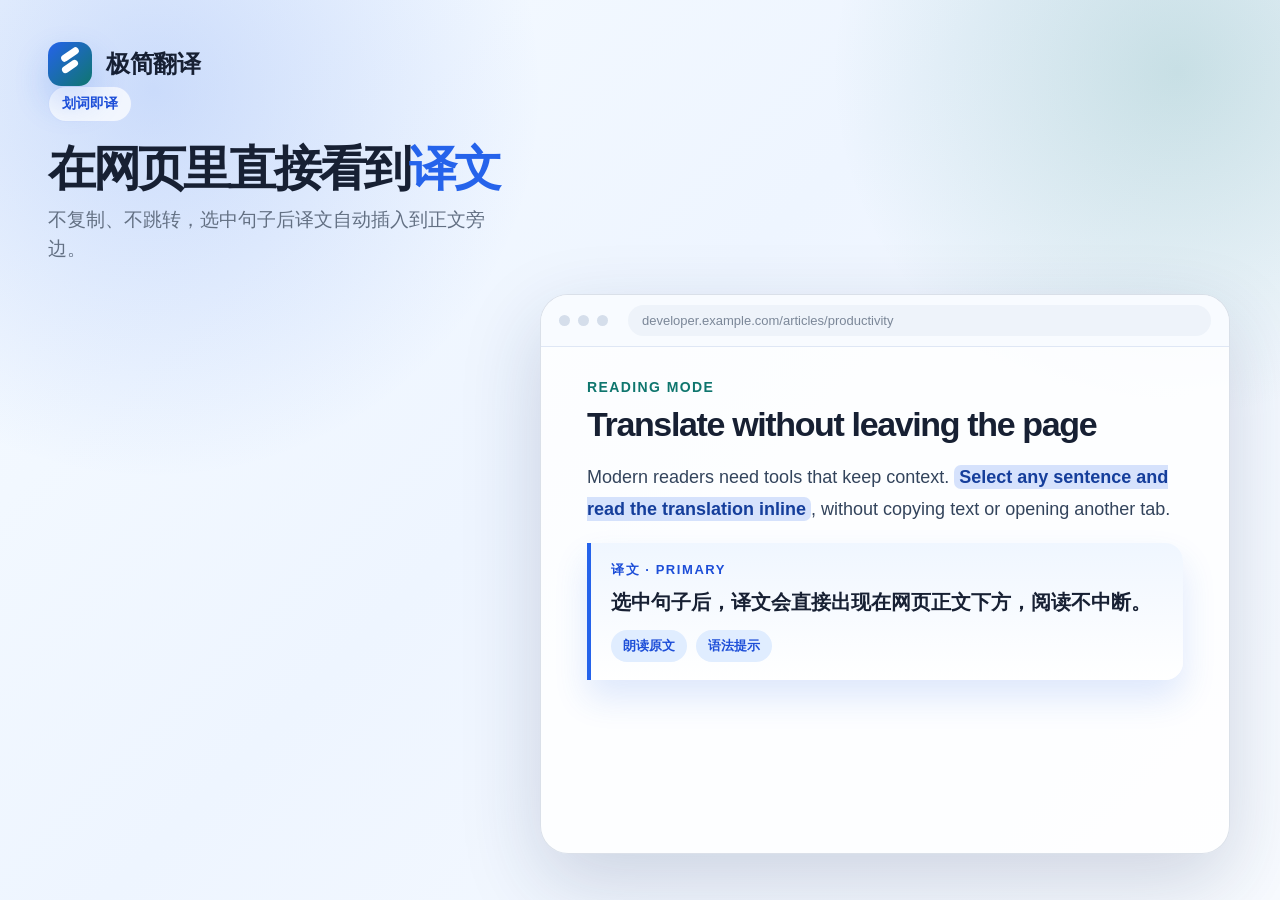
<file: docs/store-assets/source.html>
<!doctype html>
<html lang="zh-CN">
  <head>
    <meta charset="UTF-8">
    <meta name="viewport" content="width=device-width, initial-scale=1.0">
    <title>极简翻译商店素材</title>
    <style>
      :root {
        --blue: #2563eb;
        --blue-dark: #1d4ed8;
        --ink: #172033;
        --muted: #637083;
        --line: #dbe5f4;
        --card: rgba(255, 255, 255, 0.86);
        --soft: #eef6ff;
        --green: #0f766e;
      }

      * {
        box-sizing: border-box;
      }

      html {
        margin: 0;
        width: 100%;
        min-height: 100%;
        background:
          radial-gradient(circle at 12% 10%, rgba(37, 99, 235, 0.20), transparent 28%),
          radial-gradient(circle at 92% 8%, rgba(15, 118, 110, 0.18), transparent 24%),
          linear-gradient(135deg, #f6fbff 0%, #eef5ff 46%, #f8fbff 100%);
      }

      body {
        margin: 0;
        width: 100vw;
        height: 100vh;
        overflow: hidden;
        font-family: "Avenir Next", "PingFang SC", "Microsoft YaHei", sans-serif;
        color: var(--ink);
        background:
          radial-gradient(circle at 12% 10%, rgba(37, 99, 235, 0.20), transparent 28%),
          radial-gradient(circle at 92% 8%, rgba(15, 118, 110, 0.18), transparent 24%),
          linear-gradient(135deg, #f6fbff 0%, #eef5ff 46%, #f8fbff 100%);
      }

      .canvas {
        position: relative;
        width: 100vw;
        height: 100vh;
        padding: 42px 48px;
      }

      .brand {
        display: flex;
        align-items: center;
        gap: 14px;
        font-weight: 800;
        letter-spacing: -0.03em;
      }

      .brand-mark {
        position: relative;
        width: 44px;
        height: 44px;
        border-radius: 13px;
        background: linear-gradient(135deg, #2563eb, #0f766e);
        box-shadow: 0 16px 34px rgba(37, 99, 235, 0.22);
      }

      .brand-mark::before,
      .brand-mark::after {
        content: "";
        position: absolute;
        background: white;
        border-radius: 999px;
        transform: rotate(-35deg);
      }

      .brand-mark::before {
        left: 12px;
        top: 9px;
        width: 20px;
        height: 7px;
      }

      .brand-mark::after {
        left: 13px;
        top: 21px;
        width: 18px;
        height: 7px;
      }

      .brand span {
        font-size: 24px;
      }

      .tag {
        display: inline-flex;
        align-items: center;
        gap: 8px;
        padding: 8px 13px;
        border: 1px solid rgba(37, 99, 235, 0.16);
        border-radius: 999px;
        background: rgba(255, 255, 255, 0.72);
        color: var(--blue-dark);
        font-size: 14px;
        font-weight: 700;
      }

      .headline {
        margin: 22px 0 10px;
        max-width: 470px;
        font-size: 48px;
        line-height: 1.06;
        letter-spacing: -0.06em;
      }

      .headline strong {
        color: var(--blue);
      }

      .subhead {
        max-width: 450px;
        margin: 0;
        color: var(--muted);
        font-size: 19px;
        line-height: 1.55;
      }

      .browser {
        position: absolute;
        right: 50px;
        bottom: 46px;
        width: 690px;
        height: 560px;
        border: 1px solid rgba(117, 135, 166, 0.25);
        border-radius: 28px;
        background: rgba(255, 255, 255, 0.82);
        box-shadow: 0 28px 80px rgba(25, 46, 88, 0.18);
        overflow: hidden;
      }

      .browser-top {
        display: flex;
        align-items: center;
        gap: 8px;
        height: 52px;
        padding: 0 18px;
        border-bottom: 1px solid rgba(219, 229, 244, 0.86);
        background: rgba(248, 251, 255, 0.92);
      }

      .dot {
        width: 11px;
        height: 11px;
        border-radius: 999px;
        background: #d5deeb;
      }

      .address {
        margin-left: 12px;
        flex: 1;
        padding: 8px 14px;
        border-radius: 999px;
        background: #eef3fa;
        color: #7b8798;
        font-size: 13px;
      }

      .page {
        position: relative;
        padding: 32px 46px;
      }

      .article-kicker {
        color: var(--green);
        font-size: 14px;
        font-weight: 800;
        letter-spacing: 0.1em;
        text-transform: uppercase;
      }

      .article-title {
        margin: 10px 0 18px;
        font-size: 34px;
        line-height: 1.15;
        letter-spacing: -0.04em;
      }

      .line {
        height: 14px;
        margin: 12px 0;
        border-radius: 999px;
        background: #dce6f3;
      }

      .line.short {
        width: 52%;
      }

      .line.mid {
        width: 74%;
      }

      .selection {
        display: inline;
        padding: 2px 5px;
        border-radius: 7px;
        background: rgba(37, 99, 235, 0.18);
        color: #153e9b;
        font-weight: 800;
      }

      .article-text {
        margin: 18px 0 0;
        color: #33445c;
        font-size: 18px;
        line-height: 1.75;
      }

      .translate-card {
        margin-top: 18px;
        padding: 18px 20px;
        border-left: 4px solid var(--blue);
        border-radius: 0 18px 18px 0;
        background: linear-gradient(180deg, rgba(239, 246, 255, 0.95), rgba(255, 255, 255, 0.94));
        box-shadow: 0 18px 34px rgba(37, 99, 235, 0.14);
      }

      .card-label {
        color: var(--blue-dark);
        font-size: 13px;
        font-weight: 900;
        letter-spacing: 0.12em;
        text-transform: uppercase;
      }

      .translation {
        margin: 8px 0 12px;
        font-size: 20px;
        font-weight: 800;
        line-height: 1.55;
      }

      .actions {
        display: flex;
        gap: 9px;
      }

      .pill {
        display: inline-flex;
        align-items: center;
        padding: 7px 12px;
        border-radius: 999px;
        background: #e0edff;
        color: var(--blue-dark);
        font-size: 13px;
        font-weight: 800;
      }

      .dictionary {
        display: grid;
        grid-template-columns: 0.9fr 1.1fr;
        gap: 18px;
        margin-top: 18px;
      }

      .dict-panel {
        padding: 16px;
        border: 1px solid rgba(37, 99, 235, 0.14);
        border-radius: 18px;
        background: rgba(255, 255, 255, 0.78);
      }

      .word {
        font-size: 34px;
        font-weight: 900;
        letter-spacing: -0.05em;
      }

      .phonetic {
        margin-top: 6px;
        color: var(--muted);
        font-size: 16px;
      }

      .definition {
        margin: 10px 0 0;
        color: #33445c;
        font-size: 15px;
        line-height: 1.6;
      }

      .settings {
        position: absolute;
        right: 76px;
        bottom: 70px;
        width: 660px;
        padding: 28px;
        border: 1px solid rgba(117, 135, 166, 0.22);
        border-radius: 30px;
        background: rgba(255, 255, 255, 0.86);
        box-shadow: 0 28px 80px rgba(25, 46, 88, 0.18);
      }

      .settings h2 {
        margin: 0 0 18px;
        font-size: 32px;
        letter-spacing: -0.04em;
      }

      .grid {
        display: grid;
        grid-template-columns: repeat(2, 1fr);
        gap: 14px;
      }

      .field {
        padding: 16px;
        border: 1px solid rgba(219, 229, 244, 0.92);
        border-radius: 18px;
        background: #f8fbff;
      }

      .field span {
        display: block;
        margin-bottom: 8px;
        color: #637083;
        font-size: 13px;
        font-weight: 800;
      }

      .field strong {
        font-size: 18px;
      }

      .promo {
        position: relative;
        width: 100vw;
        height: 100vh;
        padding: 25px 28px;
        background:
          radial-gradient(circle at 82% 18%, rgba(15, 118, 110, 0.24), transparent 34%),
          linear-gradient(135deg, #1d4ed8 0%, #2563eb 54%, #0f766e 100%);
        color: white;
      }

      .promo .brand {
        color: white;
      }

      .promo .brand-mark {
        background: rgba(255, 255, 255, 0.95);
        box-shadow: 0 16px 34px rgba(8, 31, 76, 0.24);
      }

      .promo .brand-mark::before,
      .promo .brand-mark::after {
        background: var(--blue);
      }

      .promo h1 {
        margin: 24px 0 10px;
        max-width: 270px;
        font-size: 34px;
        line-height: 1.04;
        letter-spacing: -0.07em;
      }

      .promo p {
        max-width: 250px;
        margin: 0;
        color: rgba(255, 255, 255, 0.82);
        font-size: 15px;
        line-height: 1.5;
      }

      .promo-tags {
        position: absolute;
        left: 28px;
        right: 28px;
        bottom: 24px;
        display: flex;
        gap: 8px;
        flex-wrap: wrap;
      }

      .promo-tags span {
        padding: 7px 11px;
        border-radius: 999px;
        background: rgba(255, 255, 255, 0.16);
        color: rgba(255, 255, 255, 0.92);
        font-size: 13px;
        font-weight: 800;
      }

      .marquee {
        position: relative;
        width: 1400px;
        height: 680px;
        min-height: 680px;
        padding: 56px 64px 48px;
        overflow: hidden;
        background:
          radial-gradient(circle at 80% 22%, rgba(15, 118, 110, 0.28), transparent 30%),
          radial-gradient(circle at 24% 12%, rgba(255, 255, 255, 0.18), transparent 26%),
          linear-gradient(135deg, #1e40af 0%, #2563eb 52%, #0f766e 100%);
        color: white;
      }

      body:has(.marquee) {
        background:
          radial-gradient(circle at 80% 22%, rgba(15, 118, 110, 0.28), transparent 30%),
          radial-gradient(circle at 24% 12%, rgba(255, 255, 255, 0.18), transparent 26%),
          linear-gradient(135deg, #1e40af 0%, #2563eb 52%, #0f766e 100%);
      }

      html:has(.marquee) {
        background:
          radial-gradient(circle at 80% 22%, rgba(15, 118, 110, 0.28), transparent 30%),
          radial-gradient(circle at 24% 12%, rgba(255, 255, 255, 0.18), transparent 26%),
          linear-gradient(135deg, #1e40af 0%, #2563eb 52%, #0f766e 100%);
      }

      .marquee .brand-mark {
        background: rgba(255, 255, 255, 0.95);
        box-shadow: 0 16px 34px rgba(8, 31, 76, 0.24);
      }

      .marquee .brand-mark::before,
      .marquee .brand-mark::after {
        background: var(--blue);
      }

      .marquee h1 {
        margin: 42px 0 18px;
        width: 600px;
        font-size: 76px;
        line-height: 1.02;
        letter-spacing: -0.075em;
      }

      .marquee p {
        width: 530px;
        margin: 0;
        color: rgba(255, 255, 255, 0.82);
        font-size: 25px;
        line-height: 1.5;
      }

      .marquee-window {
        position: absolute;
        right: 64px;
        top: 128px;
        width: 660px;
        height: 320px;
        border: 1px solid rgba(255, 255, 255, 0.24);
        border-radius: 30px;
        background: rgba(255, 255, 255, 0.97);
        color: var(--ink);
        box-shadow: 0 30px 80px rgba(5, 22, 55, 0.28);
        overflow: hidden;
      }

      .marquee-window .browser-top {
        background: rgba(248, 251, 255, 0.94);
      }

      .marquee-window .page {
        padding: 24px 40px;
      }

      .marquee-window .article-title {
        font-size: 27px;
      }

      .marquee-window .article-text {
        font-size: 16px;
        color: #33445c;
      }

      .marquee-window .translate-card {
        margin-top: 12px;
        padding: 14px 18px;
      }

      .marquee-window .translation {
        font-size: 16px;
      }

      .marquee-features {
        position: absolute;
        left: 64px;
        bottom: 46px;
        display: flex;
        gap: 12px;
      }

      .marquee-features span {
        padding: 10px 16px;
        border-radius: 999px;
        background: rgba(255, 255, 255, 0.16);
        color: rgba(255, 255, 255, 0.92);
        font-size: 15px;
        font-weight: 800;
      }
    </style>
  </head>
  <body>
    <main id="app"></main>
    <script>
      const scene = new URLSearchParams(location.search).get("scene") || "inline";
      const app = document.getElementById("app");

      function brand() {
        return `<div class="brand"><span class="brand-mark" aria-hidden="true"></span><span>极简翻译</span></div>`;
      }

      function browser(content) {
        return `
          <div class="browser">
            <div class="browser-top">
              <span class="dot"></span><span class="dot"></span><span class="dot"></span>
              <div class="address">developer.example.com/articles/productivity</div>
            </div>
            <div class="page">${content}</div>
          </div>
        `;
      }

      const article = `
        <div class="article-kicker">Reading Mode</div>
        <h2 class="article-title">Translate without leaving the page</h2>
        <p class="article-text">
          Modern readers need tools that keep context. <span class="selection">Select any sentence and read the translation inline</span>, without copying text or opening another tab.
        </p>
        <div class="translate-card">
          <div class="card-label">译文 · Primary</div>
          <div class="translation">选中句子后，译文会直接出现在网页正文下方，阅读不中断。</div>
          <div class="actions"><span class="pill">朗读原文</span><span class="pill">语法提示</span></div>
        </div>
      `;

      const dictionary = `
        <div class="article-kicker">Vocabulary</div>
        <h2 class="article-title">Understand words in context</h2>
        <p class="article-text">
          The article highlights the word <span class="selection">efficient</span> while you are reading.
        </p>
        <div class="translate-card">
          <div class="card-label">译文 · 单词详情</div>
          <div class="translation">efficient：高效的；有效率的</div>
          <div class="actions"><span class="pill">朗读</span><span class="pill">查看词典</span></div>
          <div class="dictionary">
            <div class="dict-panel">
              <div class="word">efficient</div>
              <div class="phonetic">/ɪˈfɪʃənt/</div>
            </div>
            <div class="dict-panel">
              <div class="card-label">Definition</div>
              <p class="definition">Working well without wasting time or energy. Example: an efficient workflow.</p>
            </div>
          </div>
        </div>
      `;

      const settings = `
        <div class="settings">
          <h2>按你的阅读习惯配置</h2>
          <div class="grid">
            <div class="field"><span>结果展示方式</span><strong>页内模式</strong></div>
            <div class="field"><span>TTS 播报</span><strong>智能推荐 · 柔和</strong></div>
            <div class="field"><span>翻译源</span><strong>多源回退</strong></div>
            <div class="field"><span>网站规则</span><strong>白名单 / 黑名单</strong></div>
          </div>
        </div>
      `;

      const marqueeArticle = `
        <div class="article-kicker">Reading Mode</div>
        <h2 class="article-title">Translate without leaving the page</h2>
        <p class="article-text">
          Select any sentence and read the translation inline, without copying text or opening another tab.
        </p>
        <div class="translate-card">
          <div class="card-label">译文 · Primary</div>
          <div class="translation">选中句子后，译文会直接出现在网页正文下方。</div>
        </div>
      `;

      if (scene === "promo") {
        app.className = "promo";
        app.innerHTML = `
          ${brand()}
          <h1>网页内直接翻译，不跳页</h1>
          <p>划词即译、原文朗读、单词词典，保持阅读上下文。</p>
          <div class="promo-tags"><span>页内译文</span><span>TTS 朗读</span><span>单词词典</span></div>
        `;
      } else if (scene === "marquee") {
        app.className = "marquee";
        app.innerHTML = `
          ${brand()}
          <h1>网页内直接翻译，不跳页</h1>
          <p>划词即译、原文朗读、单词词典和多翻译源回退，专为网页阅读设计。</p>
          <div class="marquee-window">
            <div class="browser-top">
              <span class="dot"></span><span class="dot"></span><span class="dot"></span>
              <div class="address">developer.example.com/articles/productivity</div>
            </div>
            <div class="page">${marqueeArticle}</div>
          </div>
          <div class="marquee-features"><span>页内译文</span><span>TTS 朗读</span><span>单词词典</span></div>
        `;
      } else if (scene === "dictionary") {
        app.className = "canvas";
        app.innerHTML = `${brand()}<div class="tag">单词词典 + 朗读</div><h1 class="headline">阅读时顺手查单词</h1><p class="subhead">音标、词性、释义和例句集中展示，不打断当前文章。</p>${browser(dictionary)}`;
      } else if (scene === "settings") {
        app.className = "canvas";
        app.innerHTML = `${brand()}<div class="tag">可配置翻译体验</div><h1 class="headline">翻译源、朗读和网站规则都可调</h1><p class="subhead">按场景选择页内模式或分隔模式，配置语音参数和翻译源回退。</p>${settings}`;
      } else {
        app.className = "canvas";
        app.innerHTML = `${brand()}<div class="tag">划词即译</div><h1 class="headline">在网页里直接看到<strong>译文</strong></h1><p class="subhead">不复制、不跳转，选中句子后译文自动插入到正文旁边。</p>${browser(article)}`;
      }
    </script>
  </body>
</html>
</file>
<file: options.css>
:root {
  color-scheme: light;
  --bg: #eef6ff;
  --panel: rgba(255, 255, 255, 0.94);
  --line: rgba(37, 99, 235, 0.18);
  --text: #111827;
  --muted: #667085;
  --accent: #2563eb;
  --accent-strong: #1d4ed8;
  --accent-2: #1d4ed8;
  --brand-green: #0f766e;
  --accent-soft: rgba(37, 99, 235, 0.12);
  --accent-glow: rgba(37, 99, 235, 0.18);
  --green-soft: rgba(15, 118, 110, 0.12);
  --shadow: 0 10px 22px rgba(18, 23, 42, 0.06);
  --hero-shadow: 0 14px 32px rgba(25, 46, 88, 0.1);
}

* {
  box-sizing: border-box;
}

body {
  margin: 0;
  font: 13px/1.45 "Avenir Next", "Segoe UI", "PingFang SC", "Noto Sans SC", sans-serif;
  color: var(--text);
  background:
    radial-gradient(circle at 12% 10%, rgba(37, 99, 235, 0.16), transparent 28%),
    radial-gradient(circle at 92% 8%, rgba(15, 118, 110, 0.14), transparent 24%),
    linear-gradient(135deg, #f6fbff 0%, #eef5ff 46%, #f8fbff 100%);
}

.page {
  position: relative;
  max-width: 1160px;
  margin: 0 auto;
  padding: 18px 16px 64px;
}

.hero {
  margin-bottom: 12px;
}

.hero-main {
  display: grid;
  grid-template-columns: minmax(0, 1.1fr) minmax(260px, 360px);
  gap: 12px;
  align-items: stretch;
}

.hero-copy-block,
.hero-preview-card {
  position: relative;
  border-radius: 20px;
  overflow: hidden;
  box-shadow: var(--hero-shadow);
}

.hero-copy-block {
  padding: 14px;
  color: var(--text);
  background:
    radial-gradient(circle at top right, rgba(15, 118, 110, 0.12), transparent 32%),
    linear-gradient(180deg, rgba(255, 255, 255, 0.96) 0%, rgba(248, 251, 255, 0.98) 100%);
  border: 1px solid rgba(117, 135, 166, 0.22);
}

.hero-brand {
  display: flex;
  align-items: center;
  gap: 10px;
  margin-bottom: 10px;
}

.hero-icon-shell {
  display: inline-flex;
  align-items: center;
  justify-content: center;
  width: 44px;
  height: 44px;
  border-radius: 14px;
  background: #ffffff;
  border: 1px solid rgba(219, 229, 244, 0.92);
  box-shadow: inset 0 1px 0 rgba(255, 255, 255, 0.7);
  flex-shrink: 0;
}

.hero-icon {
  width: 38px;
  height: 38px;
  border-radius: 12px;
  box-shadow: 0 8px 14px rgba(12, 19, 54, 0.1);
}

.hero-copy {
  min-width: 0;
}

.eyebrow {
  margin: 0 0 4px;
  font-size: 10px;
  font-weight: 700;
  letter-spacing: 0.16em;
  text-transform: uppercase;
  color: var(--accent);
}

h1 {
  margin: 0;
  font-size: 28px;
  line-height: 1;
  letter-spacing: 0;
}

h2 {
  margin: 0 0 12px;
  font-size: 18px;
  line-height: 1;
  letter-spacing: 0;
}

.hero-copy-block p:last-of-type {
  position: relative;
  z-index: 1;
  max-width: 560px;
  margin: 0;
  font-size: 12px;
  line-height: 1.55;
  color: var(--muted);
}

.hero-tags {
  position: relative;
  z-index: 1;
  display: flex;
  flex-wrap: wrap;
  gap: 6px;
  margin-top: 10px;
}

.hero-tag {
  display: inline-flex;
  align-items: center;
  gap: 5px;
  padding: 5px 8px;
  border-radius: 999px;
  border: 1px solid var(--line);
  background: rgba(255, 255, 255, 0.82);
  font-size: 10px;
  font-weight: 700;
  color: var(--accent-2);
}

.hero-tag::before {
  content: "";
  width: 6px;
  height: 6px;
  border-radius: 999px;
  background: var(--accent);
  flex-shrink: 0;
}

.hero-preview-card {
  padding: 14px;
  background:
    radial-gradient(circle at top right, rgba(15, 118, 110, 0.1), transparent 30%),
    linear-gradient(180deg, rgba(255, 255, 255, 0.97) 0%, rgba(248, 251, 255, 0.98) 100%);
  border: 1px solid rgba(117, 135, 166, 0.22);
}

.hero-preview-top {
  display: inline-flex;
  align-items: center;
  padding: 5px 8px;
  border-radius: 999px;
  background: var(--accent-soft);
  color: var(--accent);
  font-size: 10px;
  font-weight: 800;
  letter-spacing: 0.02em;
}

.hero-preview-body {
  margin-top: 10px;
  padding: 12px;
  border-radius: 16px;
  background:
    linear-gradient(135deg, var(--accent-soft), rgba(255, 255, 255, 0.94));
}

.hero-preview-line {
  height: 9px;
  margin-bottom: 9px;
  border-radius: 999px;
  background: rgba(18, 23, 42, 0.12);
}

.hero-preview-line.short {
  width: 42%;
}

.hero-preview-line.medium {
  width: 68%;
  margin-bottom: 0;
}

.hero-preview-translation {
  margin-top: 10px;
  padding: 10px 12px;
  border: 1px solid rgba(17, 24, 39, 0.08);
  border-radius: 16px;
  background: rgba(255, 255, 255, 0.82);
  color: var(--text);
  box-shadow: var(--shadow);
}

.hero-preview-kicker {
  display: block;
  margin-bottom: 6px;
  font-size: 10px;
  font-weight: 700;
  letter-spacing: 0.12em;
  text-transform: uppercase;
  color: var(--accent-2);
}

.card {
  position: relative;
  margin-bottom: 12px;
  padding: 14px;
  border: 1px solid rgba(17, 24, 39, 0.08);
  border-radius: 16px;
  background: var(--panel);
  box-shadow: var(--shadow);
}

.card-compact {
  padding-top: 14px;
}

.card::before {
  content: none;
}

.grid {
  display: grid;
  grid-template-columns: repeat(auto-fit, minmax(240px, 1fr));
  gap: 10px;
}

.field {
  display: block;
}

.field > span {
  display: block;
  margin-bottom: 6px;
  font-size: 12px;
  font-weight: 800;
  letter-spacing: 0.02em;
}

.field input,
.field select,
.field textarea {
  width: 100%;
  border: 1px solid rgba(17, 24, 39, 0.1);
  border-radius: 10px;
  padding: 8px 10px;
  background: #ffffff;
  color: var(--text);
  font: inherit;
  box-shadow: inset 0 1px 0 rgba(255, 255, 255, 0.8);
  transition: border-color 0.18s ease, box-shadow 0.18s ease, transform 0.18s ease;
}

.field input:focus,
.field select:focus,
.field textarea:focus {
  outline: none;
  border-color: rgba(37, 99, 235, 0.35);
  box-shadow: 0 0 0 4px rgba(37, 99, 235, 0.1);
}

.field textarea {
  min-height: 110px;
  resize: vertical;
}

.field input[type="range"] {
  padding: 0;
  accent-color: var(--accent);
  box-shadow: none;
}

.field-full {
  grid-column: 1 / -1;
}

.hint {
  margin: 0 0 10px;
  color: var(--muted);
  line-height: 1.58;
  font-size: 12px;
}

.hint code {
  padding: 4px 9px;
  border-radius: 999px;
  background: var(--accent-soft);
  color: var(--accent-2);
  font-size: 12px;
}

.color-field {
  display: flex;
  align-items: center;
  gap: 8px;
}

.color-field input[type="color"] {
  width: 34px;
  min-width: 34px;
  height: 34px;
  padding: 4px;
  border: 1px solid rgba(17, 24, 39, 0.1);
  border-radius: 999px;
  background: #ffffff;
  cursor: pointer;
}

.color-field input[type="color"]::-webkit-color-swatch-wrapper {
  padding: 0;
}

.color-field input[type="color"]::-webkit-color-swatch,
.color-field input[type="color"]::-moz-color-swatch {
  border: 0;
  border-radius: 999px;
}

.preset-strip {
  display: flex;
  flex-wrap: wrap;
  gap: 6px;
  margin-top: 10px;
}

.preset-chip {
  display: inline-flex;
  align-items: center;
  gap: 6px;
  min-height: 30px;
  padding: 6px 10px;
  border: 1px solid rgba(17, 24, 39, 0.08);
  border-radius: 999px;
  background: #ffffff;
  color: var(--text);
  font: inherit;
  font-size: 12px;
  font-weight: 800;
  cursor: pointer;
  transition: transform 0.16s ease, border-color 0.16s ease, box-shadow 0.16s ease, background-color 0.16s ease;
}

.preset-chip:hover {
  transform: translateY(-1px);
  border-color: rgba(17, 24, 39, 0.14);
  box-shadow: 0 12px 26px rgba(18, 23, 42, 0.08);
}

.preset-chip.is-active {
  border-color: rgba(37, 99, 235, 0.18);
  background: rgba(239, 246, 255, 0.78);
  box-shadow: 0 6px 14px rgba(25, 46, 88, 0.08);
}

.preset-dot {
  width: 12px;
  height: 12px;
  border-radius: 999px;
  background: var(--preset-color);
  box-shadow: 0 0 0 3px rgba(255, 255, 255, 0.94);
}

.theme-preview {
  display: none;
}

.theme-swatch {
  width: 56px;
  height: 56px;
  border-radius: 20px;
  border: 1px solid rgba(17, 24, 39, 0.08);
  box-shadow: 0 14px 28px rgba(18, 23, 42, 0.08);
}

.theme-swatch[data-theme-swatch="accent"] {
  background: linear-gradient(135deg, var(--accent), var(--brand-green));
}

.theme-swatch[data-theme-swatch="soft"] {
  background:
    linear-gradient(135deg, var(--green-soft), transparent 60%),
    var(--accent-soft);
}

.theme-swatch[data-theme-swatch="surface"] {
  background:
    linear-gradient(135deg, rgba(24, 182, 127, 0.16), transparent 55%),
    radial-gradient(circle at top left, var(--accent-glow), transparent 60%),
    rgba(255, 255, 255, 0.96);
}

.provider-list {
  display: grid;
  gap: 8px;
}

.provider {
  display: flex;
  align-items: center;
  gap: 10px;
  padding: 8px 10px;
  border-radius: 16px;
  border: 1px solid rgba(17, 24, 39, 0.08);
  background: rgba(255, 255, 255, 0.82);
  box-shadow: 0 10px 22px rgba(18, 23, 42, 0.04);
}

.provider input {
  accent-color: var(--accent);
}

.provider-status {
  margin: 0 0 10px;
  padding: 10px 12px;
  border-radius: 16px;
  border: 1px solid rgba(17, 24, 39, 0.08);
  background: rgba(255, 255, 255, 0.82);
}

.provider-status[data-level="ready"] {
  background: linear-gradient(135deg, rgba(15, 118, 110, 0.12), rgba(37, 99, 235, 0.08));
}

.provider-status[data-level="warning"] {
  background: linear-gradient(135deg, rgba(37, 99, 235, 0.08), rgba(239, 68, 68, 0.08));
}

.provider-status-title {
  font-weight: 800;
}

.provider-status-meta {
  margin-top: 4px;
  color: var(--muted);
  font-size: 12px;
}

.preview,
.inline-actions {
  display: flex;
  gap: 8px;
  align-items: end;
  margin-top: 10px;
}

.preview-field {
  flex: 1;
}

.actions {
  display: grid;
  justify-items: center;
  gap: 8px;
  position: sticky;
  bottom: 14px;
  z-index: 10;
}

.actions-inner {
  display: flex;
  align-items: center;
  gap: 10px;
  padding: 10px 12px;
  border-radius: 16px;
  border: 1px solid rgba(17, 24, 39, 0.08);
  background: rgba(255, 255, 255, 0.92);
  box-shadow: 0 14px 32px rgba(25, 46, 88, 0.1);
  backdrop-filter: blur(16px);
}

.status-copy {
  color: var(--muted);
  font-size: 12px;
  font-weight: 600;
}

.primary,
.secondary,
.ghost {
  border-radius: 14px;
  padding: 9px 12px;
  font: inherit;
  font-weight: 800;
  cursor: pointer;
  transition: transform 0.16s ease, box-shadow 0.16s ease, border-color 0.16s ease;
}

.primary:hover,
.secondary:hover,
.ghost:hover {
  transform: translateY(-1px);
}

.primary {
  border: 0;
  background: linear-gradient(135deg, var(--accent) 0%, var(--brand-green) 100%);
  color: #ffffff;
  box-shadow: 0 12px 22px rgba(37, 99, 235, 0.2);
}

.secondary {
  border: 1px solid rgba(37, 99, 235, 0.16);
  background: rgba(255, 255, 255, 0.82);
  color: var(--accent-strong);
  box-shadow: 0 10px 22px rgba(18, 23, 42, 0.06);
}

.ghost {
  border: 1px solid rgba(17, 24, 39, 0.1);
  background: #ffffff;
  color: var(--text);
}

.status {
  padding: 8px 12px;
  border-radius: 999px;
  border: 1px solid transparent;
  background: rgba(18, 23, 42, 0.08);
  color: var(--text);
  box-shadow: 0 10px 22px rgba(18, 23, 42, 0.06);
  opacity: 0;
  transform: translateY(8px) scale(0.96);
  pointer-events: none;
  transition: opacity 0.2s ease, transform 0.24s ease, background-color 0.2s ease, border-color 0.2s ease;
}

.status[data-state="success"] {
  background: rgba(15, 118, 110, 0.12);
  border-color: rgba(15, 118, 110, 0.2);
  color: #0f766e;
}

.status[data-state="error"] {
  background: rgba(239, 68, 68, 0.12);
  border-color: rgba(239, 68, 68, 0.22);
  color: #b91c1c;
}

.status[data-visible="true"] {
  opacity: 1;
  transform: translateY(0) scale(1);
  animation: status-pop 0.28s ease;
}

@keyframes status-pop {
  0% {
    opacity: 0;
    transform: translateY(10px) scale(0.92);
  }
  65% {
    opacity: 1;
    transform: translateY(-2px) scale(1.02);
  }
  100% {
    opacity: 1;
    transform: translateY(0) scale(1);
  }
}

@media (max-width: 900px) {
  .hero-main {
    grid-template-columns: 1fr;
  }

  h1 {
    font-size: 46px;
  }
}

@media (max-width: 640px) {
  .page {
    padding-top: 24px;
  }

  h1 {
    font-size: 38px;
  }

  .hero-copy-block,
  .hero-preview-card,
  .card {
    padding: 14px;
    border-radius: 16px;
  }

  .actions {
    position: static;
    justify-items: stretch;
  }

  .actions-inner,
  .preview,
  .inline-actions {
    flex-direction: column;
    align-items: stretch;
  }

  .color-field {
    align-items: stretch;
  }
}
</file>
<file: popup.css>
:root {
  color-scheme: light;
  --bg: #eef6ff;
  --panel: rgba(255, 255, 255, 0.94);
  --line: rgba(37, 99, 235, 0.18);
  --text: #111827;
  --muted: #667085;
  --accent: #2563eb;
  --accent-strong: #1d4ed8;
  --accent-soft: rgba(37, 99, 235, 0.12);
  --accent-glow: rgba(37, 99, 235, 0.18);
  --green: #0f766e;
}

* {
  box-sizing: border-box;
}

body {
  margin: 0;
  min-width: 356px;
  font: 13px/1.45 "Avenir Next", "Segoe UI", "PingFang SC", "Noto Sans SC", sans-serif;
  color: var(--text);
  background:
    radial-gradient(circle at 12% 10%, rgba(37, 99, 235, 0.16), transparent 28%),
    radial-gradient(circle at 92% 8%, rgba(15, 118, 110, 0.14), transparent 24%),
    linear-gradient(135deg, #f6fbff 0%, #eef5ff 46%, #f8fbff 100%);
}

.shell {
  padding: 12px;
}

.hero {
  margin-bottom: 10px;
}

.hero-card {
  position: relative;
  overflow: hidden;
  padding: 12px;
  border-radius: 20px;
  background:
    radial-gradient(circle at top right, rgba(15, 118, 110, 0.1), transparent 34%),
    linear-gradient(180deg, rgba(255, 255, 255, 0.97) 0%, rgba(248, 251, 255, 0.98) 100%);
  color: var(--text);
  border: 1px solid rgba(117, 135, 166, 0.22);
  box-shadow: 0 14px 32px rgba(25, 46, 88, 0.1);
}

.brand {
  position: relative;
  z-index: 1;
  display: flex;
  align-items: center;
  gap: 10px;
}

.brand-icon {
  width: 38px;
  height: 38px;
  border-radius: 12px;
  box-shadow: 0 8px 14px rgba(12, 19, 54, 0.1);
  flex-shrink: 0;
}

.brand-copy {
  min-width: 0;
}

.eyebrow {
  margin: 0 0 2px;
  font-size: 10px;
  font-weight: 700;
  letter-spacing: 0.16em;
  text-transform: uppercase;
  color: var(--accent);
}

h1 {
  margin: 0;
  font-size: 21px;
  line-height: 1;
  letter-spacing: 0;
}

.hero-status-row,
.hero-meta-row {
  position: relative;
  z-index: 1;
  display: flex;
  flex-wrap: wrap;
  gap: 6px;
  margin-top: 8px;
}

.hero-status-item,
.hero-meta-item {
  display: inline-flex;
  align-items: center;
  gap: 5px;
  padding: 5px 8px;
  border-radius: 999px;
  border: 1px solid var(--line);
  background: rgba(255, 255, 255, 0.82);
  font-size: 10px;
  font-weight: 700;
  color: var(--accent-strong);
}

.hero-status-item::before,
.hero-meta-item::before {
  content: "";
  width: 6px;
  height: 6px;
  border-radius: 999px;
  background: var(--accent);
  flex-shrink: 0;
}

.summary {
  position: relative;
  z-index: 1;
  margin: 8px 0 0;
  color: var(--muted);
  line-height: 1.4;
  font-size: 11px;
}

.theme-row {
  position: relative;
  z-index: 1;
  display: flex;
  align-items: center;
  justify-content: space-between;
  gap: 10px;
  margin-top: 10px;
}

.theme-label {
  color: var(--muted);
  font-size: 10px;
  font-weight: 800;
  letter-spacing: 0.08em;
}

.theme-switcher {
  display: flex;
  gap: 5px;
  flex-shrink: 0;
}

.theme-swatch {
  position: relative;
  width: 14px;
  height: 14px;
  border: 1px solid rgba(17, 24, 39, 0.08);
  border-radius: 999px;
  background: var(--swatch-color);
  box-shadow: inset 0 1px 0 rgba(255, 255, 255, 0.36);
  cursor: pointer;
  transition: border-color 0.16s ease, box-shadow 0.16s ease, transform 0.16s ease;
}

.theme-swatch:hover {
  transform: translateY(-1px);
}

.theme-swatch.is-active {
  border-color: #ffffff;
  box-shadow:
    0 0 0 2px rgba(37, 99, 235, 0.22),
    inset 0 1px 0 rgba(255, 255, 255, 0.36);
}

.theme-swatch.is-active::after {
  content: "";
  position: absolute;
  inset: 4px;
  border-radius: 999px;
  background: rgba(255, 255, 255, 0.92);
}

.field {
  margin-bottom: 8px;
  padding: 8px 10px;
  border-radius: 16px;
  border: 1px solid rgba(17, 24, 39, 0.08);
  background: var(--panel);
  box-shadow: 0 10px 22px rgba(18, 23, 42, 0.06);
}

.field {
  display: grid;
  grid-template-columns: minmax(0, 1fr) 168px;
  align-items: center;
  gap: 10px;
}

.mode-field {
  display: flex;
  align-items: center;
  justify-content: space-between;
  gap: 10px;
  margin-bottom: 8px;
  padding: 8px 10px;
  border-radius: 16px;
  border: 1px solid rgba(17, 24, 39, 0.08);
  background: var(--panel);
  box-shadow: 0 10px 22px rgba(18, 23, 42, 0.06);
}

.switch {
  display: flex;
  align-items: center;
  justify-content: space-between;
  gap: 10px;
  min-height: 42px;
  margin-bottom: 8px;
  padding: 8px 10px;
  border-radius: 16px;
  border: 1px solid rgba(17, 24, 39, 0.08);
  background: var(--panel);
  box-shadow: 0 10px 22px rgba(18, 23, 42, 0.06);
}

.switch span,
.field span,
.mode-field > span {
  display: block;
  font-size: 12px;
  font-weight: 800;
  letter-spacing: 0.02em;
}

.field span {
  margin-bottom: 0;
}

.mode-field > span {
  flex-shrink: 0;
}

.mode-toggle {
  display: grid;
  grid-template-columns: 1fr 1fr;
  width: 170px;
  gap: 3px;
  padding: 3px;
  border: 1px solid rgba(37, 99, 235, 0.14);
  border-radius: 12px;
  background: rgba(239, 246, 255, 0.78);
}

.mode-option {
  min-height: 26px;
  border: 0;
  border-radius: 9px;
  background: transparent;
  color: var(--muted);
  font: inherit;
  font-size: 11px;
  font-weight: 800;
  cursor: pointer;
  transition: background 0.16s ease, color 0.16s ease, box-shadow 0.16s ease;
}

.mode-option.is-active {
  background: #ffffff;
  color: var(--accent-strong);
  box-shadow: 0 6px 14px rgba(25, 46, 88, 0.08);
}

select,
input[type="checkbox"] {
  cursor: pointer;
}

select {
  width: 100%;
  border: 1px solid rgba(17, 24, 39, 0.1);
  border-radius: 10px;
  padding: 7px 10px;
  background: #ffffff;
  color: var(--text);
  font: inherit;
  font-size: 12px;
  transition: border-color 0.16s ease, box-shadow 0.16s ease;
}

select:focus {
  outline: none;
  border-color: rgba(37, 99, 235, 0.35);
  box-shadow: 0 0 0 4px rgba(37, 99, 235, 0.1);
}

input[type="checkbox"] {
  appearance: none;
  position: relative;
  width: 34px;
  height: 20px;
  border: 1px solid rgba(17, 24, 39, 0.12);
  border-radius: 999px;
  background: rgba(148, 163, 184, 0.28);
  transition: background-color 0.18s ease, border-color 0.18s ease;
}

input[type="checkbox"]::after {
  content: "";
  position: absolute;
  top: 2px;
  left: 2px;
  width: 14px;
  height: 14px;
  border-radius: 999px;
  background: #ffffff;
  box-shadow: 0 4px 10px rgba(15, 23, 42, 0.16);
  transition: transform 0.18s ease;
}

input[type="checkbox"]:checked {
  background: linear-gradient(135deg, var(--accent), var(--green));
  border-color: transparent;
}

input[type="checkbox"]:checked::after {
  transform: translateX(14px);
}

.primary,
.secondary {
  width: 100%;
  border-radius: 14px;
  padding: 9px 12px;
  font: inherit;
  font-weight: 800;
  cursor: pointer;
  transition: transform 0.16s ease, box-shadow 0.16s ease, border-color 0.16s ease, background 0.16s ease;
}

.primary {
  border: 0;
  background: linear-gradient(135deg, var(--accent) 0%, var(--green) 100%);
  color: #ffffff;
  box-shadow: 0 12px 22px rgba(37, 99, 235, 0.2);
}

.secondary {
  margin-bottom: 8px;
  border: 1px solid rgba(37, 99, 235, 0.16);
  background: rgba(255, 255, 255, 0.82);
  color: var(--accent-strong);
  box-shadow: 0 10px 22px rgba(18, 23, 42, 0.06);
}

.primary:hover,
.secondary:hover:not(:disabled) {
  transform: translateY(-1px);
}

.primary:hover {
  box-shadow: 0 14px 24px rgba(37, 99, 235, 0.24);
}

.secondary:hover:not(:disabled) {
  border-color: rgba(37, 99, 235, 0.28);
  background: #ffffff;
}

.secondary:disabled {
  cursor: default;
  opacity: 0.72;
}

.secondary.is-blocked {
  color: var(--green);
  border-color: rgba(15, 118, 110, 0.2);
  background: rgba(231, 248, 242, 0.86);
}

.status {
  min-height: 22px;
  margin: 6px 0 0;
  color: var(--muted);
  font-size: 11px;
  font-weight: 700;
  text-align: center;
}
</file>
